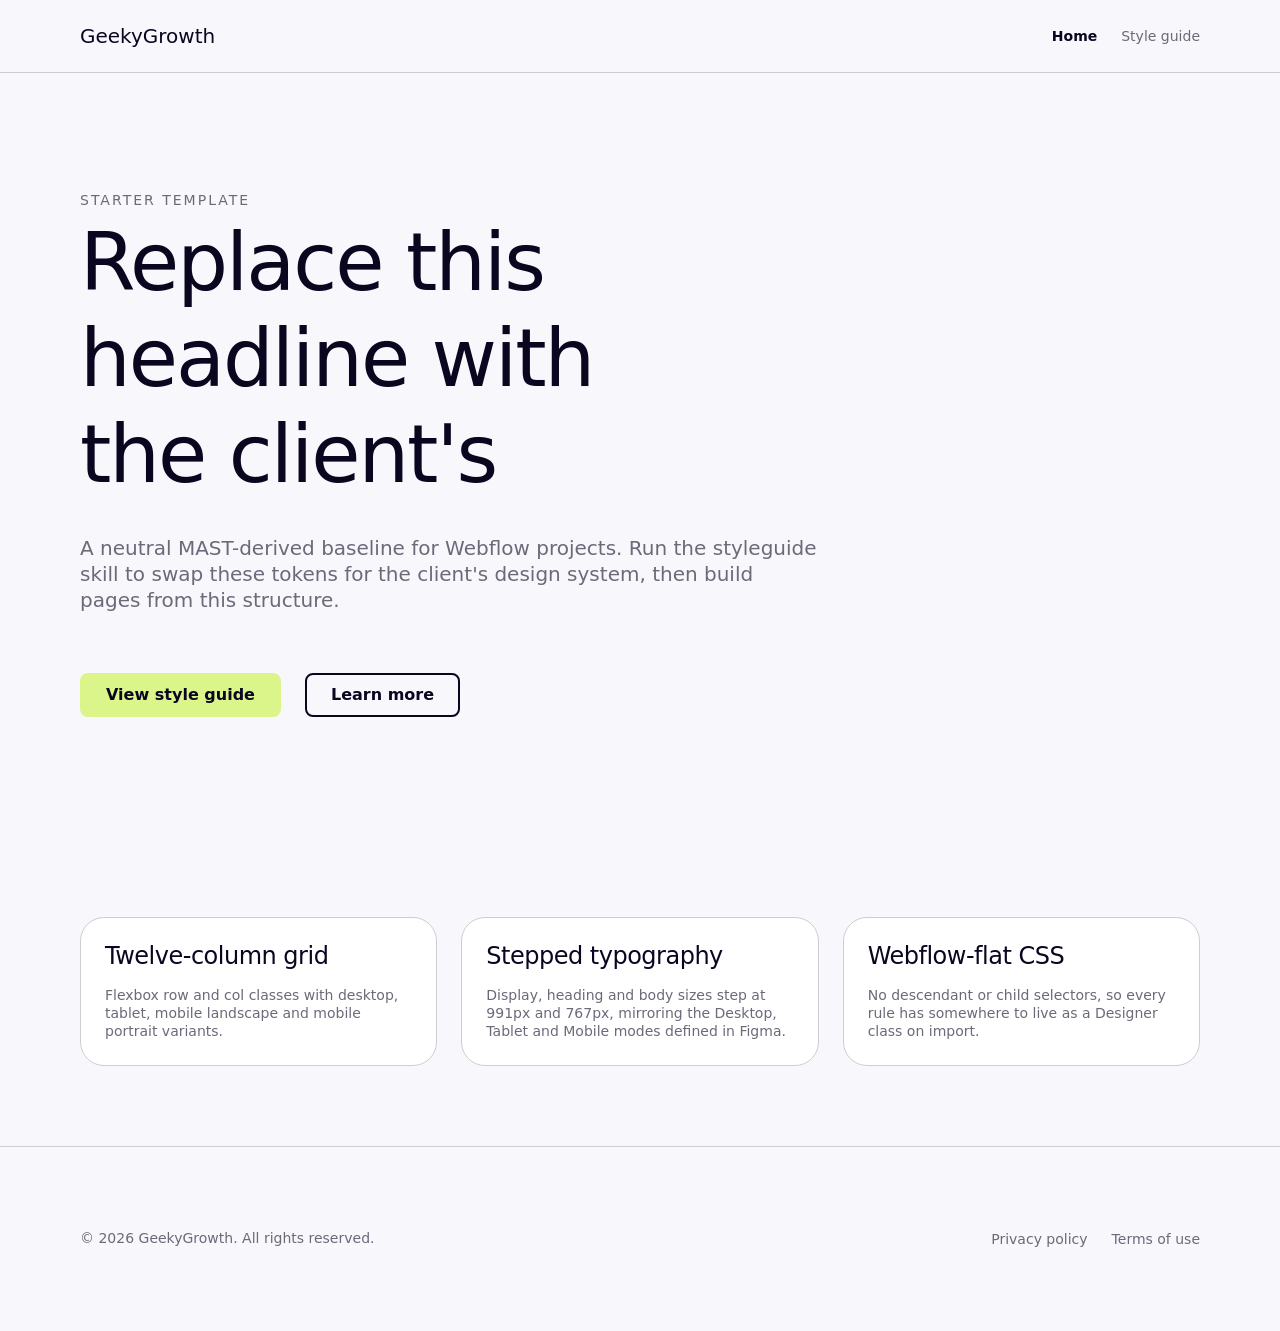
<file: template/index.html>
<!DOCTYPE html>
<html lang="en">
    <head>
        <meta charset="UTF-8">
        <meta name="viewport" content="width=device-width, initial-scale=1.0">
        <meta name="theme-color" content="#ffffff">
        <title>Home — GeekyGrowth</title>
        <meta name="description" content="">
        <link rel="stylesheet" href="styles.css">
    </head>
    <body>
        <!--
            Home page.

            Copy this file to start a new page: keep the page-wrapper /
            nav / main-wrapper / footer structure exactly as it is and
            replace only the contents of <main>. Nav and footer are
            global components — never fork their markup per page.
        -->
        <div class="page-wrapper">
            <nav class="nav">
                <a class="skip-link" href="#main">Skip to content</a>
                <div class="container cc-nav">
                    <a class="nav_logo" href="index.html">GeekyGrowth</a>
                    <ul class="nav_menu">
                        <li class="nav_item"><a class="nav_link cc-current" href="index.html">Home</a></li>
                        <li class="nav_item"><a class="nav_link" href="style-guide.html">Style guide</a></li>
                    </ul>
                </div>
            </nav>

            <main class="main-wrapper" id="main">
                <section class="section">
                    <div class="container">
                        <div class="row row-align-centre">
                            <div class="col col-lg-8 col-md-12">
                                <span class="eyebrow">Starter template</span>
                                <h1>Replace this headline with the client's</h1>
                                <p class="lede">A neutral MAST-derived baseline for Webflow projects. Run the styleguide skill to swap these tokens for the client's design system, then build pages from this structure.</p>
                                <div class="row row-gap-md u-mt-xl">
                                    <div class="col col-shrink"><a class="button" href="style-guide.html">View style guide</a></div>
                                    <div class="col col-shrink"><a class="button cc-outline" href="#features">Learn more</a></div>
                                </div>
                            </div>
                        </div>
                    </div>
                </section>

                <section class="section cc-sm" id="features">
                    <div class="container">
                        <div class="row">
                            <div class="col col-lg-4 col-md-6 col-sm-12">
                                <div class="card">
                                    <h2 class="card_title h5">Twelve-column grid</h2>
                                    <p class="card_description">Flexbox row and col classes with desktop, tablet, mobile landscape and mobile portrait variants.</p>
                                </div>
                            </div>
                            <div class="col col-lg-4 col-md-6 col-sm-12">
                                <div class="card">
                                    <h2 class="card_title h5">Stepped typography</h2>
                                    <p class="card_description">Display, heading and body sizes step at 991px and 767px, mirroring the Desktop, Tablet and Mobile modes defined in Figma.</p>
                                </div>
                            </div>
                            <div class="col col-lg-4 col-md-12 col-sm-12">
                                <div class="card">
                                    <h2 class="card_title h5">Webflow-flat CSS</h2>
                                    <p class="card_description">No descendant or child selectors, so every rule has somewhere to live as a Designer class on import.</p>
                                </div>
                            </div>
                        </div>
                    </div>
                </section>
            </main>

            <footer class="footer">
                <div class="container cc-footer">
                    <p class="footer_copy">© 2026 GeekyGrowth. All rights reserved.</p>
                    <ul class="footer_menu">
                        <li class="footer_item"><a class="footer_link" href="#">Privacy policy</a></li>
                        <li class="footer_item"><a class="footer_link" href="#">Terms of use</a></li>
                    </ul>
                </div>
            </footer>
        </div>
    </body>
</html>
</file>
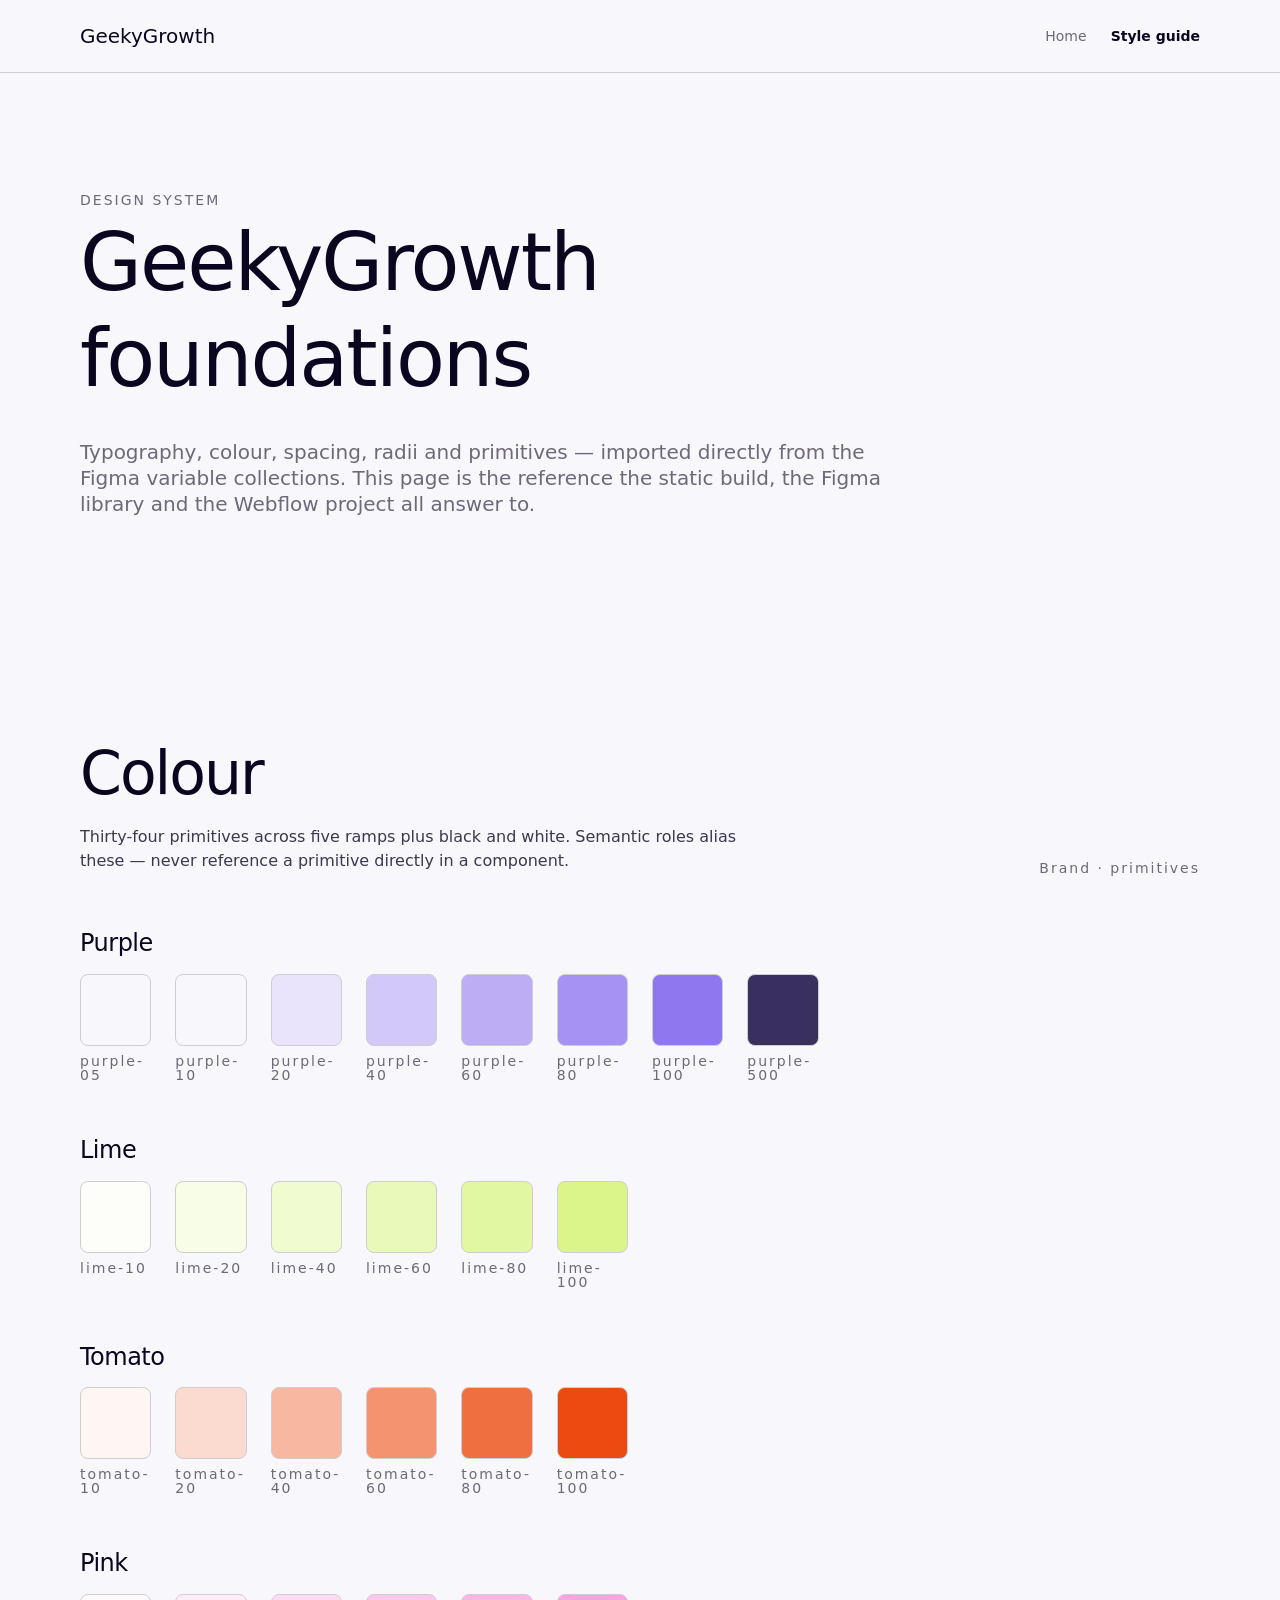
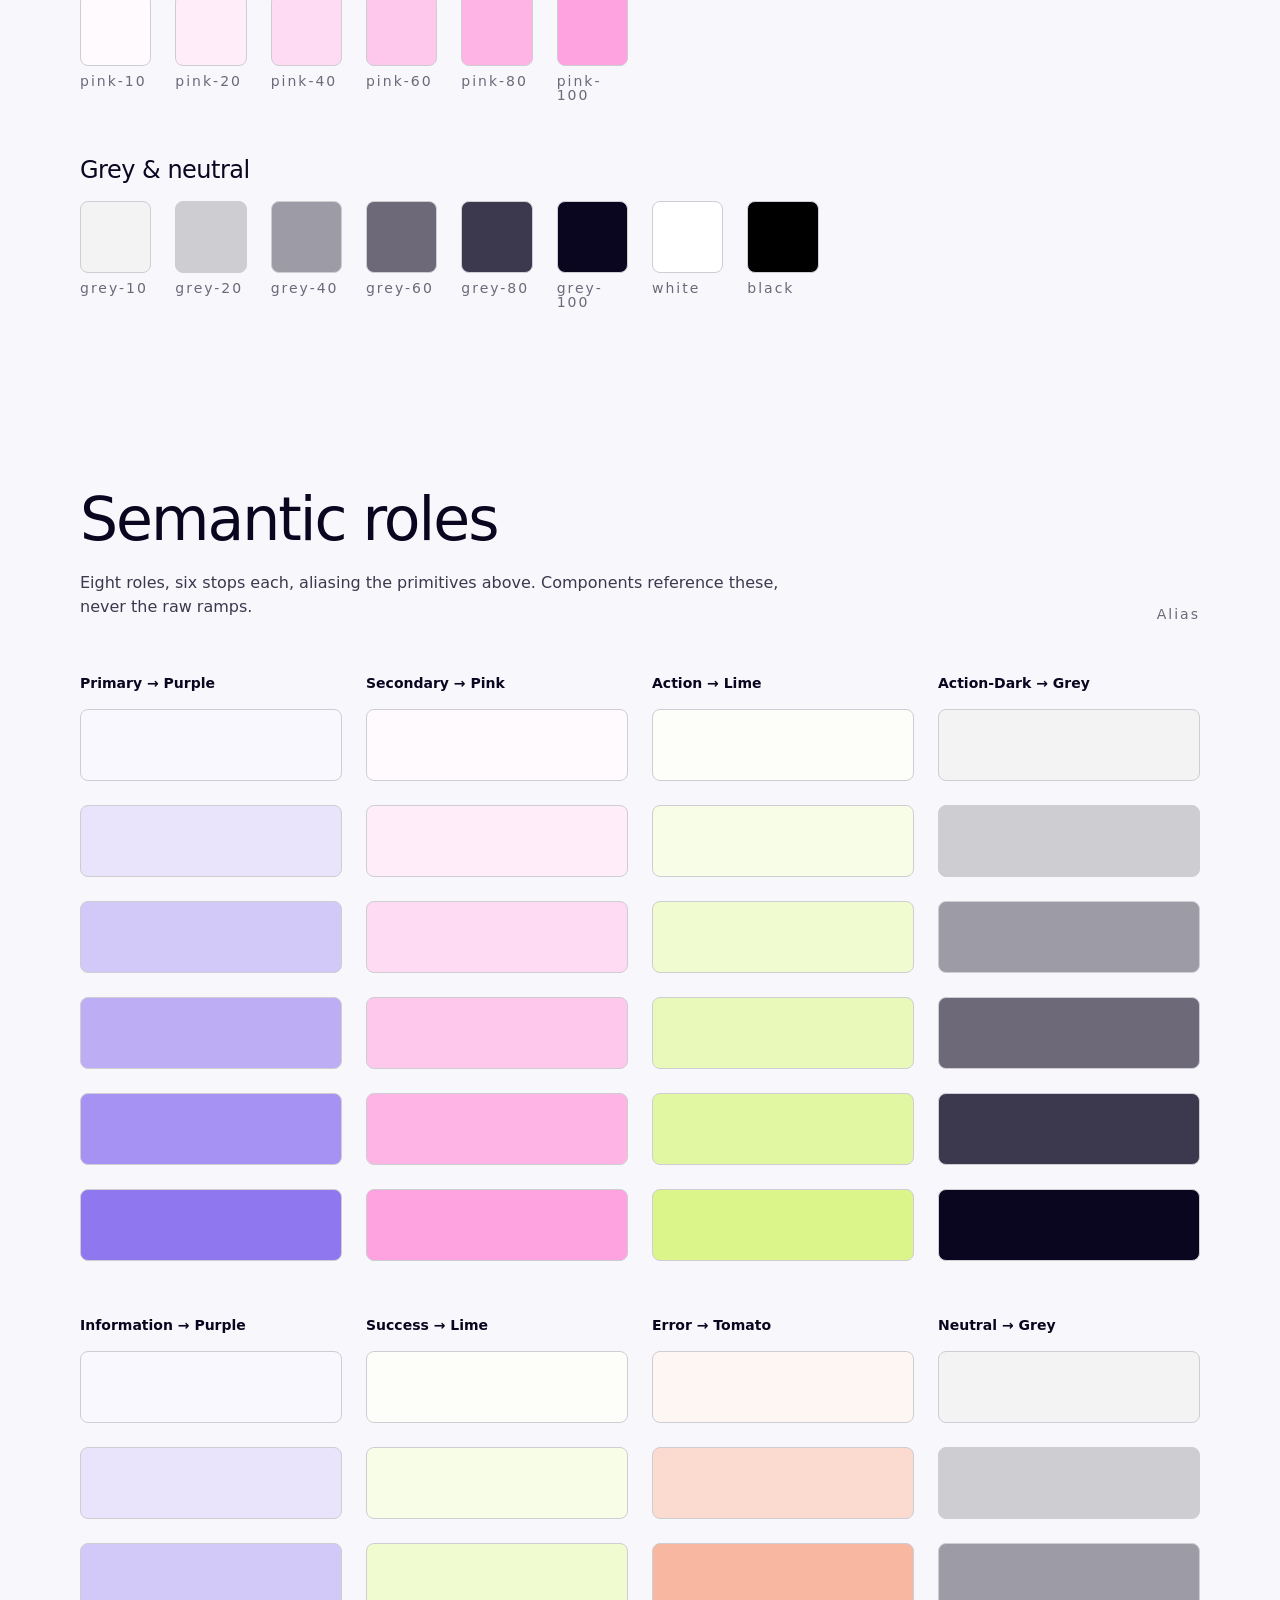
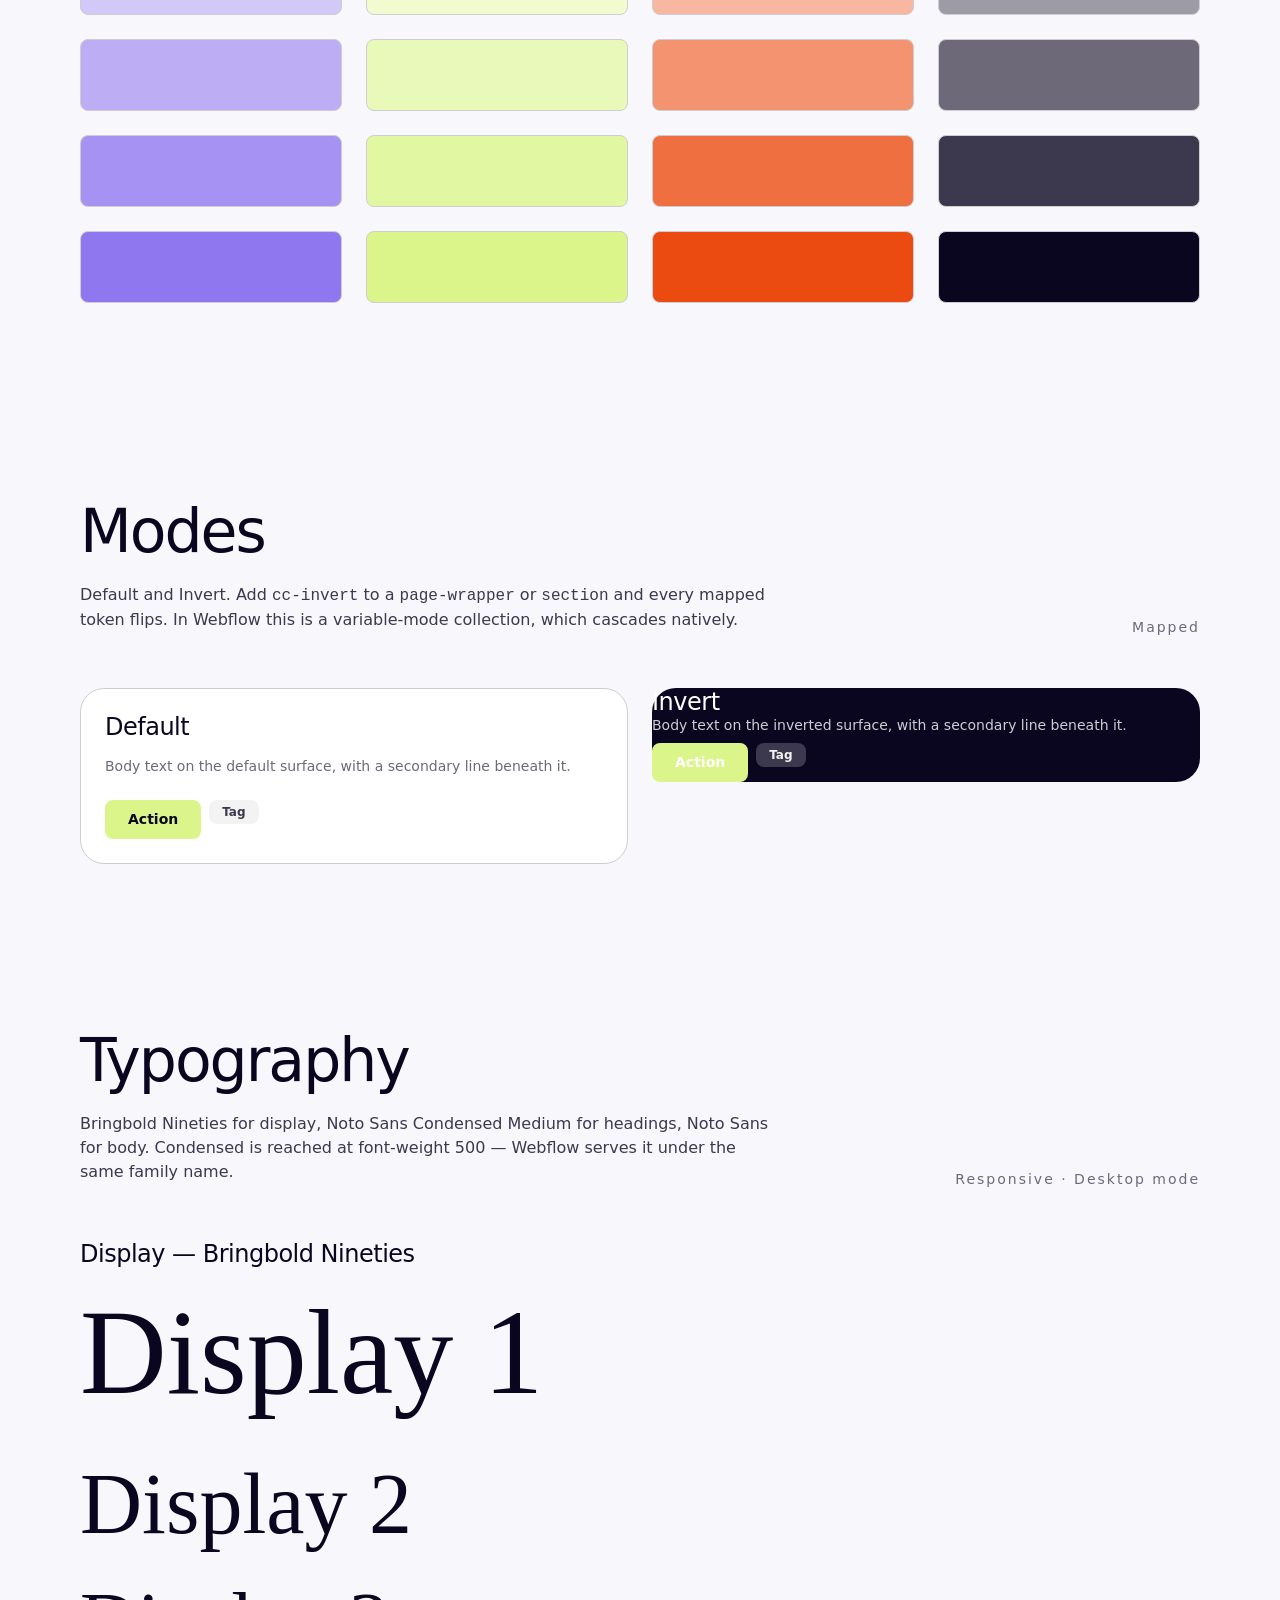
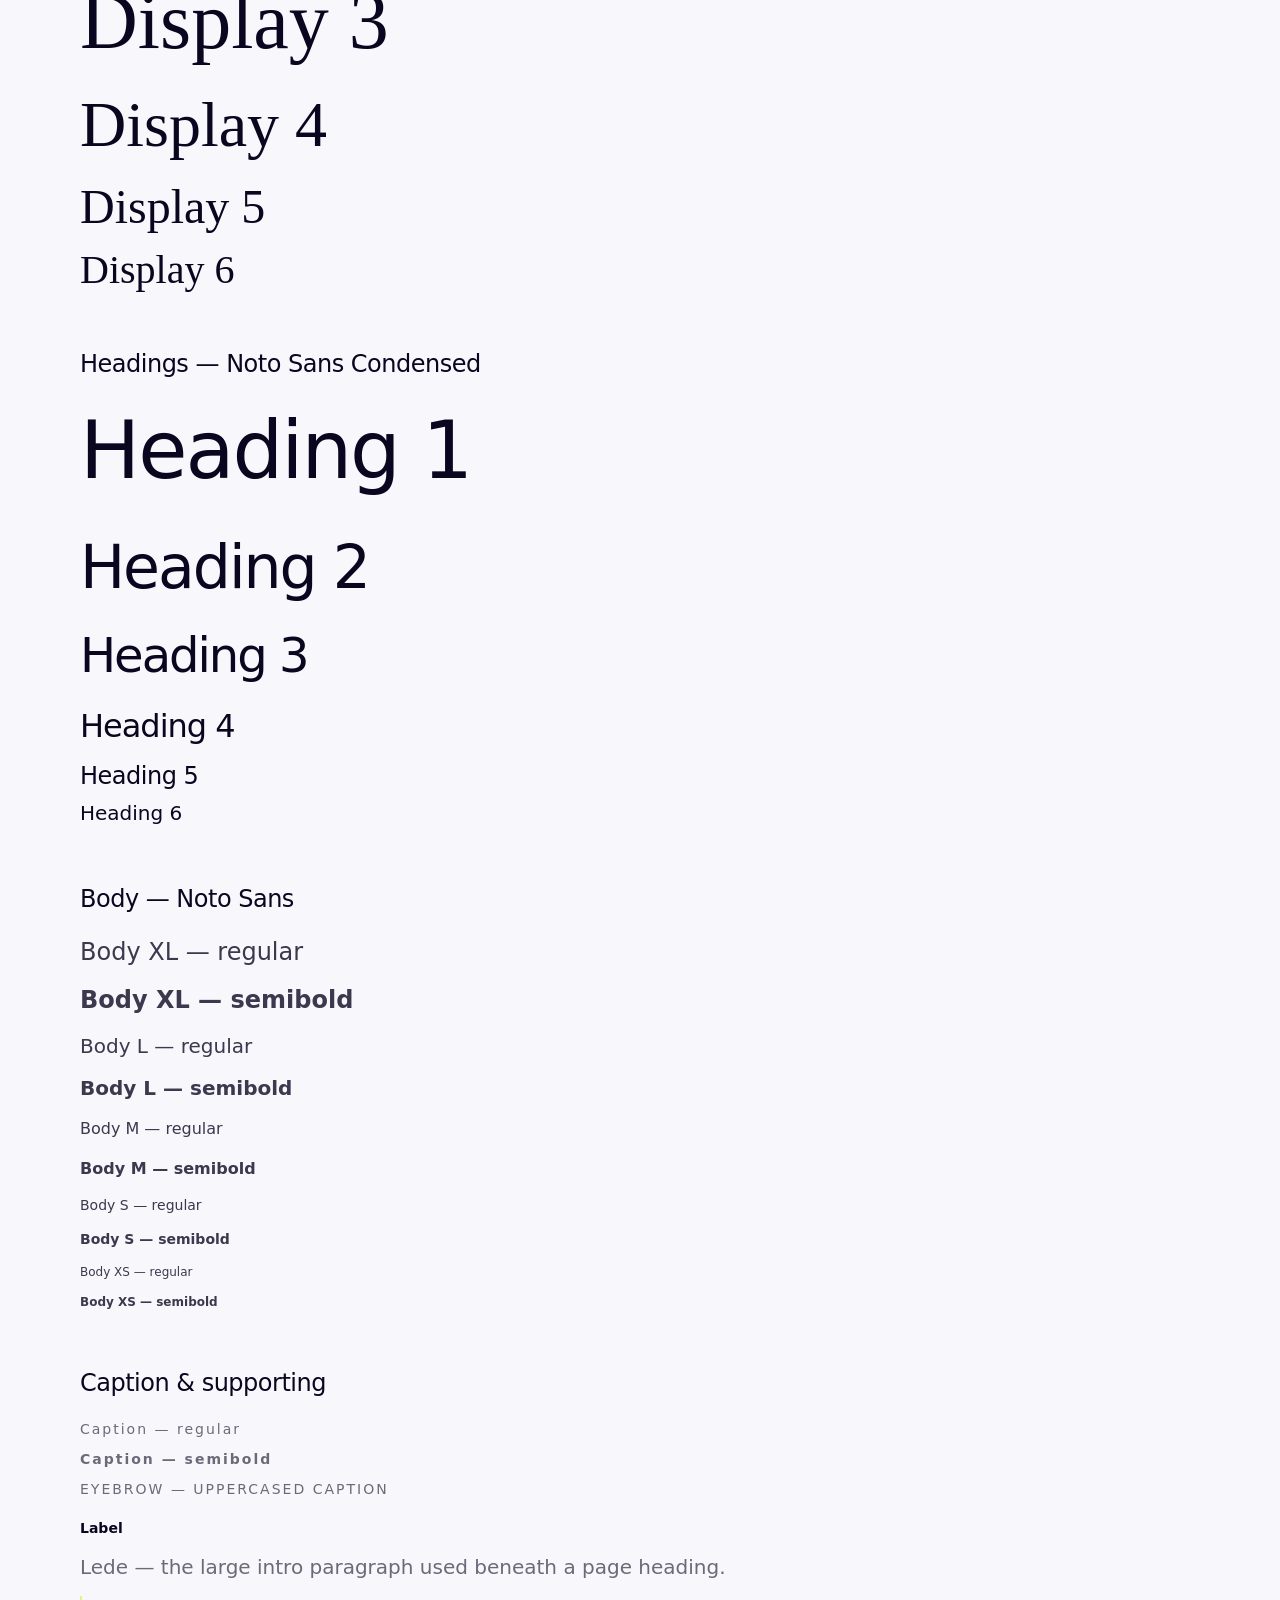
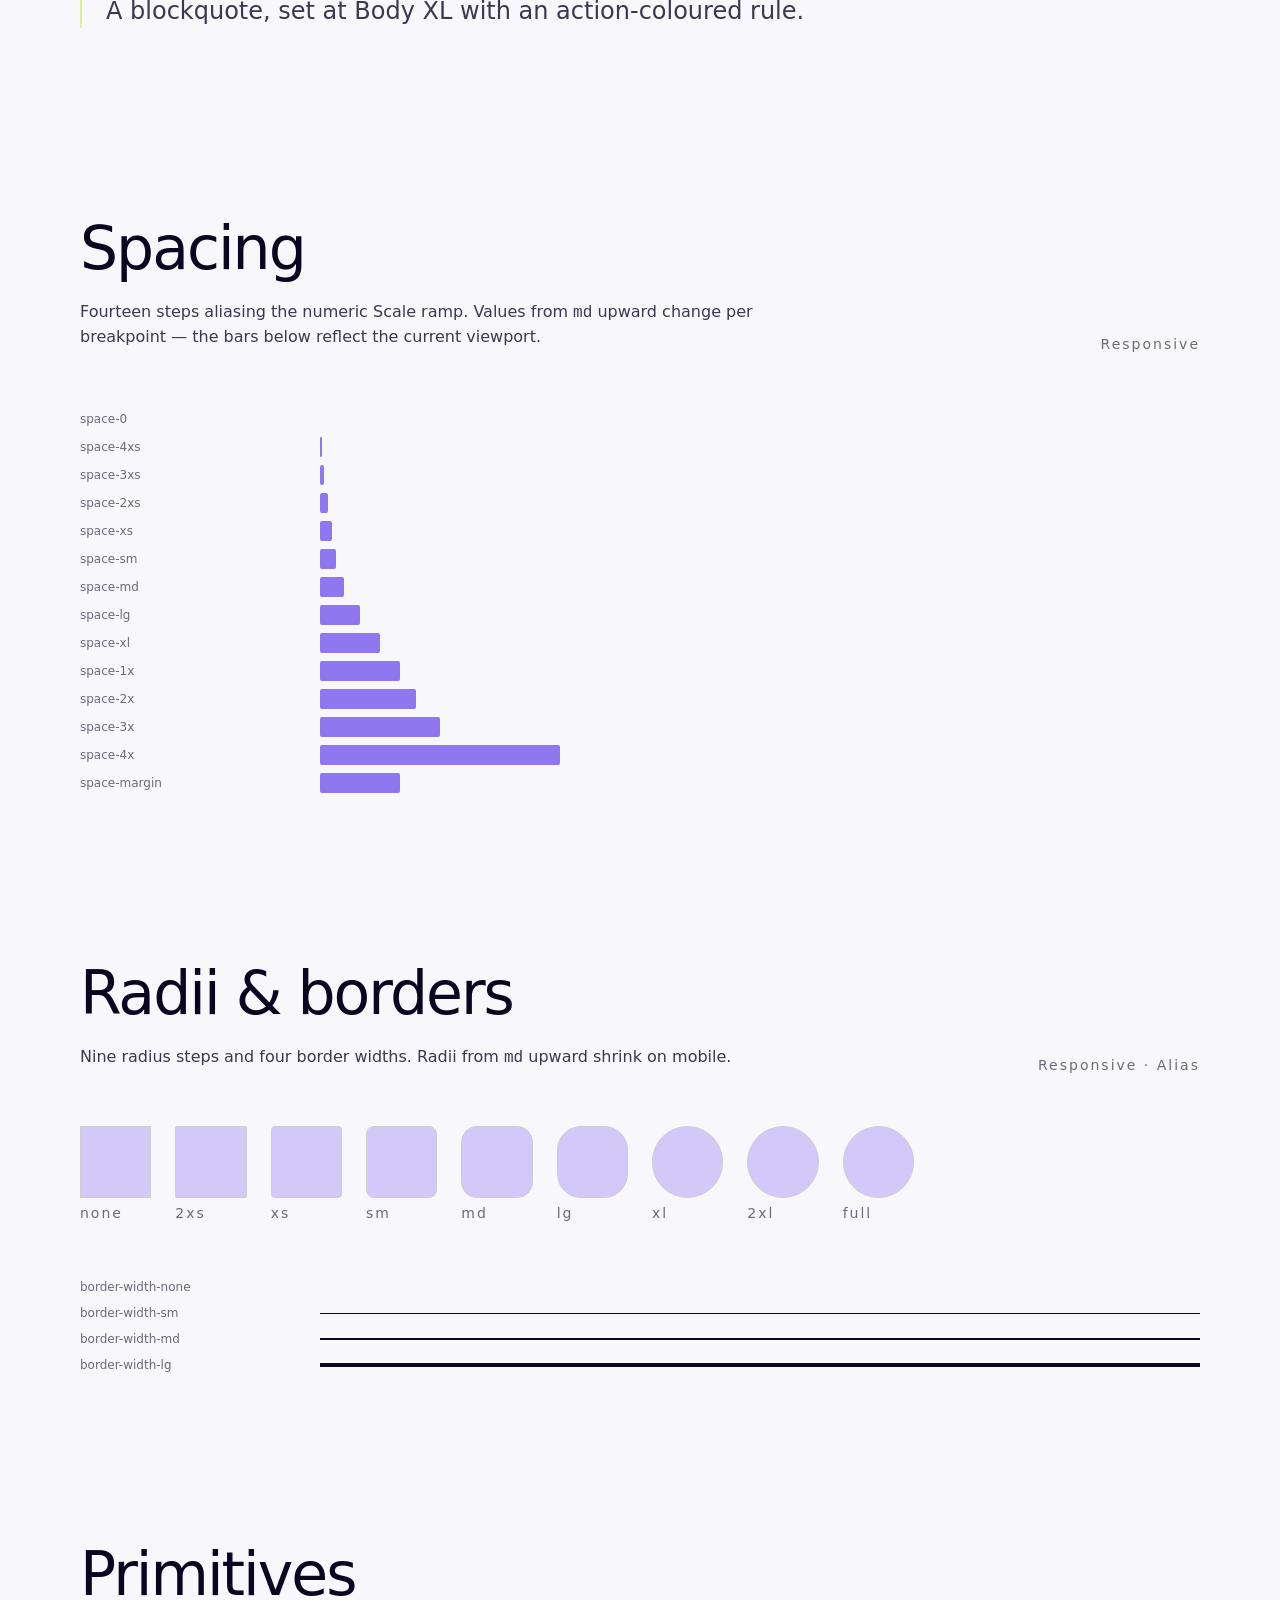
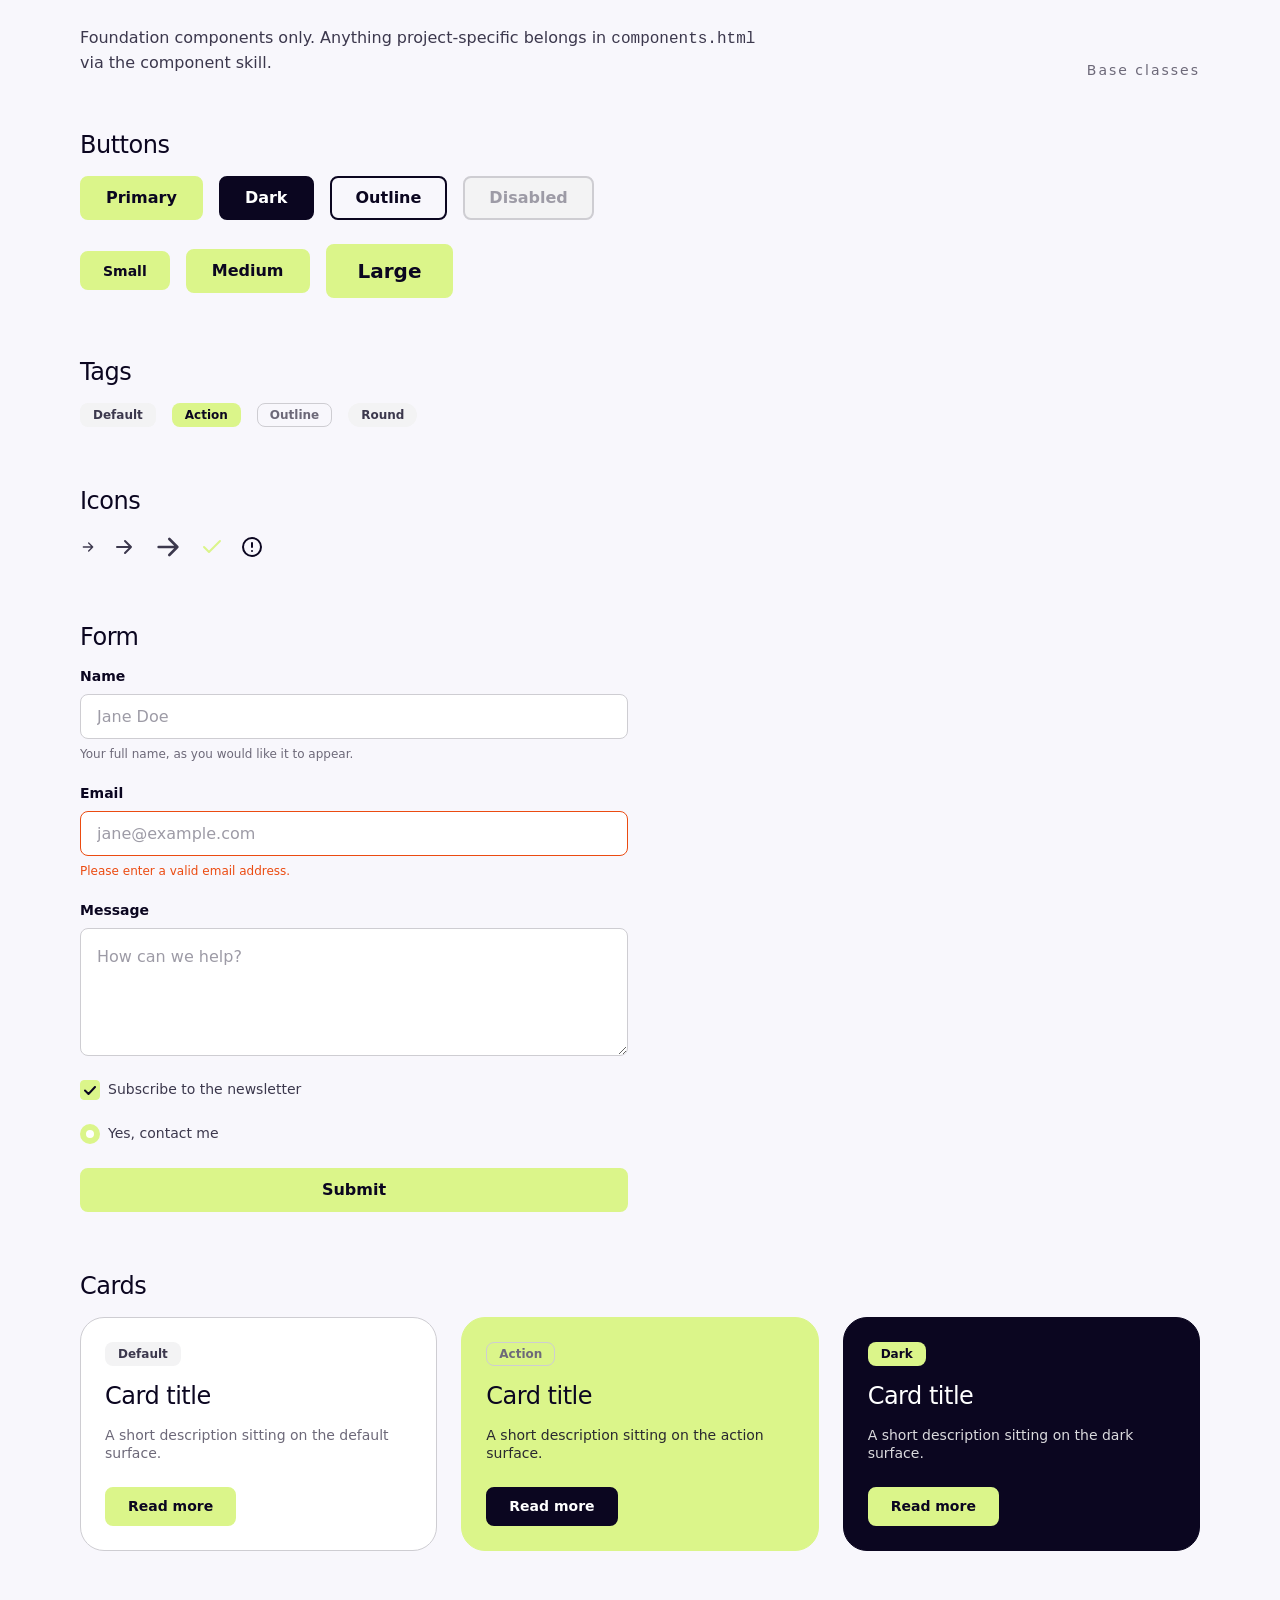
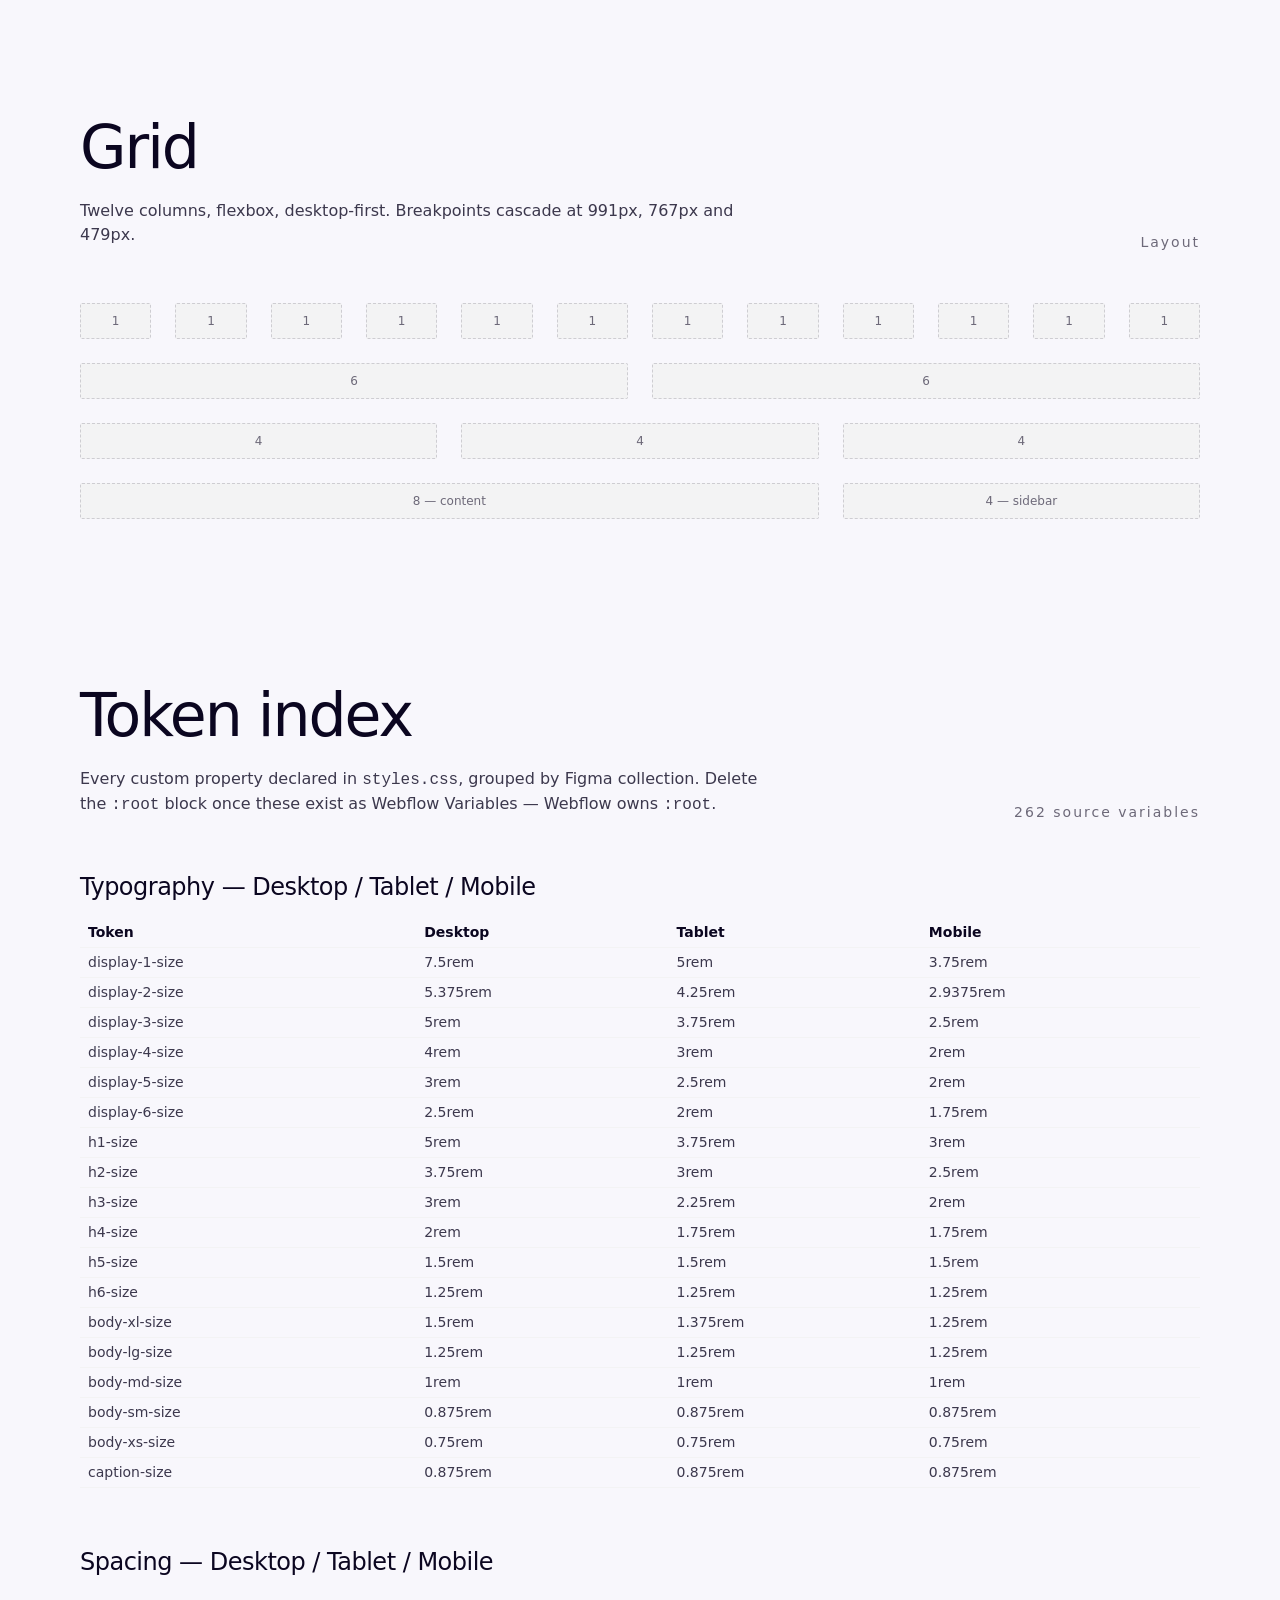
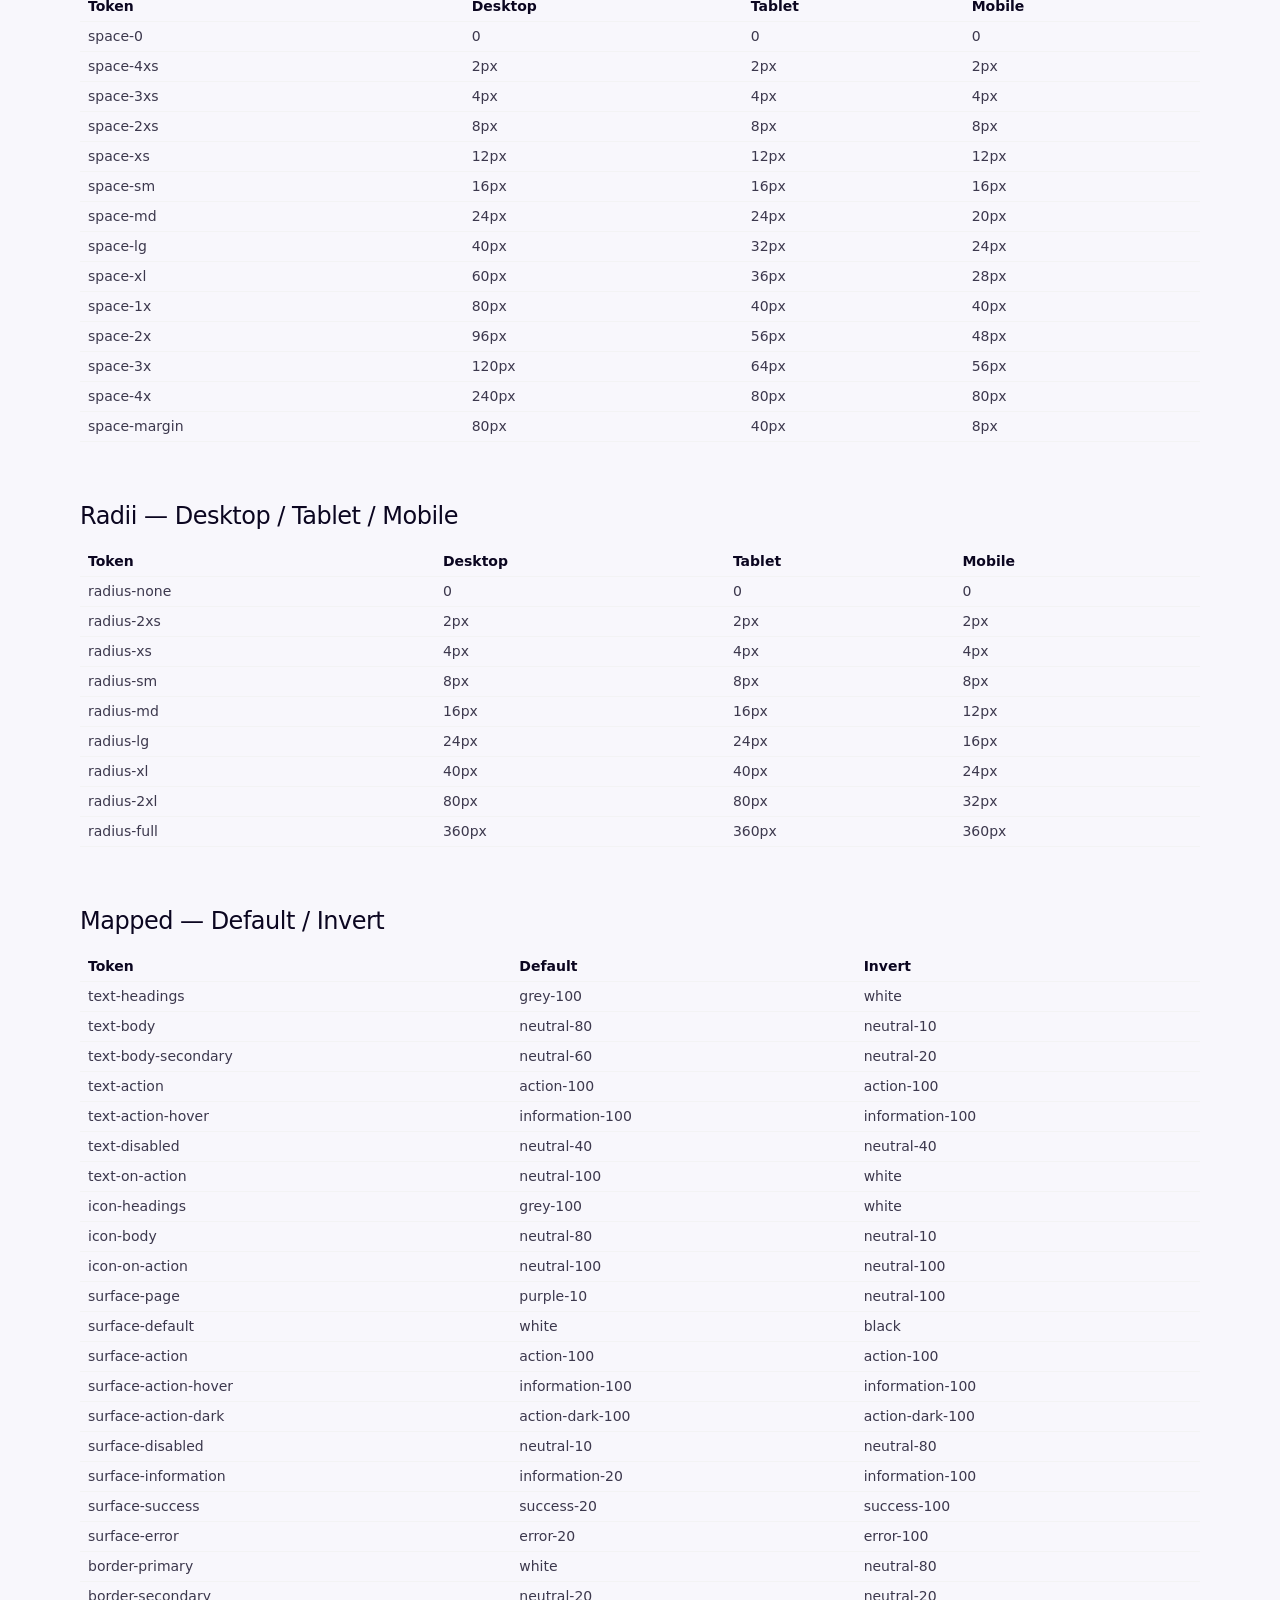
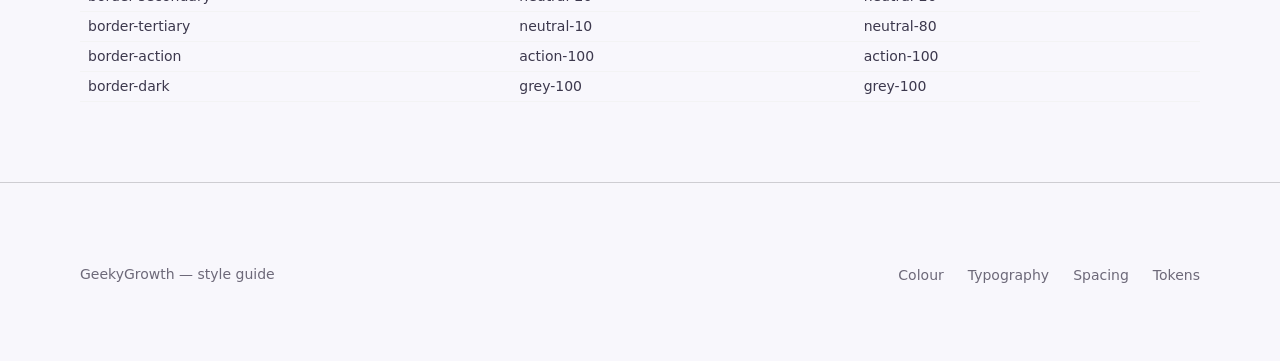
<file: template/style-guide.html>
<!DOCTYPE html>
<html lang="en">
    <head>
        <meta charset="UTF-8">
        <meta name="viewport" content="width=device-width, initial-scale=1.0">
        <meta name="theme-color" content="#f8f7fc">
        <title>Style guide — GeekyGrowth</title>
        <meta name="description" content="Typography, colour, spacing, radii and primitives for the GeekyGrowth design system.">
        <link rel="stylesheet" href="styles.css">
    </head>
    <body>
        <!--
            Style guide — the source of truth for foundations.

            Every token declared in styles.css is rendered somewhere on this
            page. Imported from the Figma file's four variable collections
            (Brand / Alias / Mapped / Responsive), not from a rendered frame.
        -->
        <div class="page-wrapper">
            <nav class="nav">
                <a class="skip-link" href="#main">Skip to content</a>
                <div class="container cc-nav">
                    <a class="nav_logo" href="index.html">GeekyGrowth</a>
                    <ul class="nav_menu">
                        <li class="nav_item"><a class="nav_link" href="index.html">Home</a></li>
                        <li class="nav_item"><a class="nav_link cc-current" href="style-guide.html">Style guide</a></li>
                    </ul>
                </div>
            </nav>

            <main class="main-wrapper" id="main">
                <!-- ========== Hero ========== -->
                <section class="section">
                    <div class="container">
                        <div class="row">
                            <div class="col col-lg-9 col-md-12">
                                <span class="eyebrow">Design system</span>
                                <h1>GeekyGrowth foundations</h1>
                                <p class="lede">Typography, colour, spacing, radii and primitives — imported directly from the Figma variable collections. This page is the reference the static build, the Figma library and the Webflow project all answer to.</p>
                            </div>
                        </div>
                    </div>
                </section>

                <!-- ========== Palette ========== -->
                <section class="section cc-sm" id="palette">
                    <div class="container">
                        <div class="styles__head">
                            <div class="styles__head-text">
                                <h2 class="u-mb-0">Colour</h2>
                                <p class="u-mt-sm">Thirty-four primitives across five ramps plus black and white. Semantic roles alias these — never reference a primitive directly in a component.</p>
                            </div>
                            <p class="caption">Brand · primitives</p>
                        </div>

                        <h3 class="h5 u-mb-sm">Purple</h3>
                        <div class="row u-mb-lg">
                            <div class="col col-lg-1 col-md-3 col-xs-6"><div class="styles__swatch u-bg-page" style="background: var(--purple-05);"></div><p class="caption">purple-05</p></div>
                            <div class="col col-lg-1 col-md-3 col-xs-6"><div class="styles__swatch" style="background: var(--purple-10);"></div><p class="caption">purple-10</p></div>
                            <div class="col col-lg-1 col-md-3 col-xs-6"><div class="styles__swatch" style="background: var(--purple-20);"></div><p class="caption">purple-20</p></div>
                            <div class="col col-lg-1 col-md-3 col-xs-6"><div class="styles__swatch" style="background: var(--purple-40);"></div><p class="caption">purple-40</p></div>
                            <div class="col col-lg-1 col-md-3 col-xs-6"><div class="styles__swatch" style="background: var(--purple-60);"></div><p class="caption">purple-60</p></div>
                            <div class="col col-lg-1 col-md-3 col-xs-6"><div class="styles__swatch" style="background: var(--purple-80);"></div><p class="caption">purple-80</p></div>
                            <div class="col col-lg-1 col-md-3 col-xs-6"><div class="styles__swatch" style="background: var(--purple-100);"></div><p class="caption">purple-100</p></div>
                            <div class="col col-lg-1 col-md-3 col-xs-6"><div class="styles__swatch" style="background: var(--purple-500);"></div><p class="caption">purple-500</p></div>
                        </div>

                        <h3 class="h5 u-mb-sm">Lime</h3>
                        <div class="row u-mb-lg">
                            <div class="col col-lg-1 col-md-3 col-xs-6"><div class="styles__swatch" style="background: var(--lime-10);"></div><p class="caption">lime-10</p></div>
                            <div class="col col-lg-1 col-md-3 col-xs-6"><div class="styles__swatch" style="background: var(--lime-20);"></div><p class="caption">lime-20</p></div>
                            <div class="col col-lg-1 col-md-3 col-xs-6"><div class="styles__swatch" style="background: var(--lime-40);"></div><p class="caption">lime-40</p></div>
                            <div class="col col-lg-1 col-md-3 col-xs-6"><div class="styles__swatch" style="background: var(--lime-60);"></div><p class="caption">lime-60</p></div>
                            <div class="col col-lg-1 col-md-3 col-xs-6"><div class="styles__swatch" style="background: var(--lime-80);"></div><p class="caption">lime-80</p></div>
                            <div class="col col-lg-1 col-md-3 col-xs-6"><div class="styles__swatch" style="background: var(--lime-100);"></div><p class="caption">lime-100</p></div>
                        </div>

                        <h3 class="h5 u-mb-sm">Tomato</h3>
                        <div class="row u-mb-lg">
                            <div class="col col-lg-1 col-md-3 col-xs-6"><div class="styles__swatch" style="background: var(--tomato-10);"></div><p class="caption">tomato-10</p></div>
                            <div class="col col-lg-1 col-md-3 col-xs-6"><div class="styles__swatch" style="background: var(--tomato-20);"></div><p class="caption">tomato-20</p></div>
                            <div class="col col-lg-1 col-md-3 col-xs-6"><div class="styles__swatch" style="background: var(--tomato-40);"></div><p class="caption">tomato-40</p></div>
                            <div class="col col-lg-1 col-md-3 col-xs-6"><div class="styles__swatch" style="background: var(--tomato-60);"></div><p class="caption">tomato-60</p></div>
                            <div class="col col-lg-1 col-md-3 col-xs-6"><div class="styles__swatch" style="background: var(--tomato-80);"></div><p class="caption">tomato-80</p></div>
                            <div class="col col-lg-1 col-md-3 col-xs-6"><div class="styles__swatch" style="background: var(--tomato-100);"></div><p class="caption">tomato-100</p></div>
                        </div>

                        <h3 class="h5 u-mb-sm">Pink</h3>
                        <div class="row u-mb-lg">
                            <div class="col col-lg-1 col-md-3 col-xs-6"><div class="styles__swatch" style="background: var(--pink-10);"></div><p class="caption">pink-10</p></div>
                            <div class="col col-lg-1 col-md-3 col-xs-6"><div class="styles__swatch" style="background: var(--pink-20);"></div><p class="caption">pink-20</p></div>
                            <div class="col col-lg-1 col-md-3 col-xs-6"><div class="styles__swatch" style="background: var(--pink-40);"></div><p class="caption">pink-40</p></div>
                            <div class="col col-lg-1 col-md-3 col-xs-6"><div class="styles__swatch" style="background: var(--pink-60);"></div><p class="caption">pink-60</p></div>
                            <div class="col col-lg-1 col-md-3 col-xs-6"><div class="styles__swatch" style="background: var(--pink-80);"></div><p class="caption">pink-80</p></div>
                            <div class="col col-lg-1 col-md-3 col-xs-6"><div class="styles__swatch" style="background: var(--pink-100);"></div><p class="caption">pink-100</p></div>
                        </div>

                        <h3 class="h5 u-mb-sm">Grey &amp; neutral</h3>
                        <div class="row">
                            <div class="col col-lg-1 col-md-3 col-xs-6"><div class="styles__swatch" style="background: var(--grey-10);"></div><p class="caption">grey-10</p></div>
                            <div class="col col-lg-1 col-md-3 col-xs-6"><div class="styles__swatch" style="background: var(--grey-20);"></div><p class="caption">grey-20</p></div>
                            <div class="col col-lg-1 col-md-3 col-xs-6"><div class="styles__swatch" style="background: var(--grey-40);"></div><p class="caption">grey-40</p></div>
                            <div class="col col-lg-1 col-md-3 col-xs-6"><div class="styles__swatch" style="background: var(--grey-60);"></div><p class="caption">grey-60</p></div>
                            <div class="col col-lg-1 col-md-3 col-xs-6"><div class="styles__swatch" style="background: var(--grey-80);"></div><p class="caption">grey-80</p></div>
                            <div class="col col-lg-1 col-md-3 col-xs-6"><div class="styles__swatch" style="background: var(--grey-100);"></div><p class="caption">grey-100</p></div>
                            <div class="col col-lg-1 col-md-3 col-xs-6"><div class="styles__swatch" style="background: var(--white);"></div><p class="caption">white</p></div>
                            <div class="col col-lg-1 col-md-3 col-xs-6"><div class="styles__swatch" style="background: var(--black);"></div><p class="caption">black</p></div>
                        </div>
                    </div>
                </section>

                <!-- ========== Semantic roles ========== -->
                <section class="section cc-sm" id="roles">
                    <div class="container">
                        <div class="styles__head">
                            <div class="styles__head-text">
                                <h2 class="u-mb-0">Semantic roles</h2>
                                <p class="u-mt-sm">Eight roles, six stops each, aliasing the primitives above. Components reference these, never the raw ramps.</p>
                            </div>
                            <p class="caption">Alias</p>
                        </div>

                        <div class="row">
                            <div class="col col-lg-3 col-md-6 col-xs-12 u-mb-md">
                                <p class="label u-mb-sm">Primary → Purple</p>
                                <div class="styles__inline">
                                    <div class="styles__swatch" style="background: var(--primary-10);"></div>
                                    <div class="styles__swatch" style="background: var(--primary-20);"></div>
                                    <div class="styles__swatch" style="background: var(--primary-40);"></div>
                                    <div class="styles__swatch" style="background: var(--primary-60);"></div>
                                    <div class="styles__swatch" style="background: var(--primary-80);"></div>
                                    <div class="styles__swatch" style="background: var(--primary-100);"></div>
                                </div>
                            </div>
                            <div class="col col-lg-3 col-md-6 col-xs-12 u-mb-md">
                                <p class="label u-mb-sm">Secondary → Pink</p>
                                <div class="styles__inline">
                                    <div class="styles__swatch" style="background: var(--secondary-10);"></div>
                                    <div class="styles__swatch" style="background: var(--secondary-20);"></div>
                                    <div class="styles__swatch" style="background: var(--secondary-40);"></div>
                                    <div class="styles__swatch" style="background: var(--secondary-60);"></div>
                                    <div class="styles__swatch" style="background: var(--secondary-80);"></div>
                                    <div class="styles__swatch" style="background: var(--secondary-100);"></div>
                                </div>
                            </div>
                            <div class="col col-lg-3 col-md-6 col-xs-12 u-mb-md">
                                <p class="label u-mb-sm">Action → Lime</p>
                                <div class="styles__inline">
                                    <div class="styles__swatch" style="background: var(--action-10);"></div>
                                    <div class="styles__swatch" style="background: var(--action-20);"></div>
                                    <div class="styles__swatch" style="background: var(--action-40);"></div>
                                    <div class="styles__swatch" style="background: var(--action-60);"></div>
                                    <div class="styles__swatch" style="background: var(--action-80);"></div>
                                    <div class="styles__swatch" style="background: var(--action-100);"></div>
                                </div>
                            </div>
                            <div class="col col-lg-3 col-md-6 col-xs-12 u-mb-md">
                                <p class="label u-mb-sm">Action-Dark → Grey</p>
                                <div class="styles__inline">
                                    <div class="styles__swatch" style="background: var(--action-dark-10);"></div>
                                    <div class="styles__swatch" style="background: var(--action-dark-20);"></div>
                                    <div class="styles__swatch" style="background: var(--action-dark-40);"></div>
                                    <div class="styles__swatch" style="background: var(--action-dark-60);"></div>
                                    <div class="styles__swatch" style="background: var(--action-dark-80);"></div>
                                    <div class="styles__swatch" style="background: var(--action-dark-100);"></div>
                                </div>
                            </div>
                            <div class="col col-lg-3 col-md-6 col-xs-12 u-mb-md">
                                <p class="label u-mb-sm">Information → Purple</p>
                                <div class="styles__inline">
                                    <div class="styles__swatch" style="background: var(--information-10);"></div>
                                    <div class="styles__swatch" style="background: var(--information-20);"></div>
                                    <div class="styles__swatch" style="background: var(--information-40);"></div>
                                    <div class="styles__swatch" style="background: var(--information-60);"></div>
                                    <div class="styles__swatch" style="background: var(--information-80);"></div>
                                    <div class="styles__swatch" style="background: var(--information-100);"></div>
                                </div>
                            </div>
                            <div class="col col-lg-3 col-md-6 col-xs-12 u-mb-md">
                                <p class="label u-mb-sm">Success → Lime</p>
                                <div class="styles__inline">
                                    <div class="styles__swatch" style="background: var(--success-10);"></div>
                                    <div class="styles__swatch" style="background: var(--success-20);"></div>
                                    <div class="styles__swatch" style="background: var(--success-40);"></div>
                                    <div class="styles__swatch" style="background: var(--success-60);"></div>
                                    <div class="styles__swatch" style="background: var(--success-80);"></div>
                                    <div class="styles__swatch" style="background: var(--success-100);"></div>
                                </div>
                            </div>
                            <div class="col col-lg-3 col-md-6 col-xs-12 u-mb-md">
                                <p class="label u-mb-sm">Error → Tomato</p>
                                <div class="styles__inline">
                                    <div class="styles__swatch" style="background: var(--error-10);"></div>
                                    <div class="styles__swatch" style="background: var(--error-20);"></div>
                                    <div class="styles__swatch" style="background: var(--error-40);"></div>
                                    <div class="styles__swatch" style="background: var(--error-60);"></div>
                                    <div class="styles__swatch" style="background: var(--error-80);"></div>
                                    <div class="styles__swatch" style="background: var(--error-100);"></div>
                                </div>
                            </div>
                            <div class="col col-lg-3 col-md-6 col-xs-12 u-mb-md">
                                <p class="label u-mb-sm">Neutral → Grey</p>
                                <div class="styles__inline">
                                    <div class="styles__swatch" style="background: var(--neutral-10);"></div>
                                    <div class="styles__swatch" style="background: var(--neutral-20);"></div>
                                    <div class="styles__swatch" style="background: var(--neutral-40);"></div>
                                    <div class="styles__swatch" style="background: var(--neutral-60);"></div>
                                    <div class="styles__swatch" style="background: var(--neutral-80);"></div>
                                    <div class="styles__swatch" style="background: var(--neutral-100);"></div>
                                </div>
                            </div>
                        </div>
                    </div>
                </section>

                <!-- ========== Mode ========== -->
                <section class="section cc-sm" id="mode">
                    <div class="container">
                        <div class="styles__head">
                            <div class="styles__head-text">
                                <h2 class="u-mb-0">Modes</h2>
                                <p class="u-mt-sm">Default and Invert. Add <code>cc-invert</code> to a <code>page-wrapper</code> or <code>section</code> and every mapped token flips. In Webflow this is a variable-mode collection, which cascades natively.</p>
                            </div>
                            <p class="caption">Mapped</p>
                        </div>

                        <div class="row">
                            <div class="col col-lg-6 col-md-12">
                                <div class="card">
                                    <h3 class="card_title">Default</h3>
                                    <p class="card_description">Body text on the default surface, with a secondary line beneath it.</p>
                                    <div class="card_footer">
                                        <button class="button cc-sm" type="button">Action</button>
                                        <span class="tag">Tag</span>
                                    </div>
                                </div>
                            </div>
                            <div class="col col-lg-6 col-md-12">
                                <div class="section cc-invert u-p-0" style="padding: var(--space-md); border-radius: var(--radius-card);">
                                    <h3 class="card_title">Invert</h3>
                                    <p class="card_description">Body text on the inverted surface, with a secondary line beneath it.</p>
                                    <div class="card_footer">
                                        <button class="button cc-sm" type="button">Action</button>
                                        <span class="tag">Tag</span>
                                    </div>
                                </div>
                            </div>
                        </div>
                    </div>
                </section>

                <!-- ========== Typography ========== -->
                <section class="section cc-sm" id="typography">
                    <div class="container">
                        <div class="styles__head">
                            <div class="styles__head-text">
                                <h2 class="u-mb-0">Typography</h2>
                                <p class="u-mt-sm">Bringbold Nineties for display, Noto Sans Condensed Medium for headings, Noto Sans for body. Condensed is reached at font-weight 500 — Webflow serves it under the same family name.</p>
                            </div>
                            <p class="caption">Responsive · Desktop mode</p>
                        </div>

                        <h3 class="h5 u-mb-md">Display — Bringbold Nineties</h3>
                        <div class="u-mb-xl">
                            <span class="display-1">Display 1</span>
                            <span class="display-2">Display 2</span>
                            <span class="display-3">Display 3</span>
                            <span class="display-4">Display 4</span>
                            <span class="display-5">Display 5</span>
                            <span class="display-6">Display 6</span>
                        </div>

                        <h3 class="h5 u-mb-md">Headings — Noto Sans Condensed</h3>
                        <div class="u-mb-xl">
                            <h1>Heading 1</h1>
                            <h2>Heading 2</h2>
                            <h3>Heading 3</h3>
                            <h4>Heading 4</h4>
                            <h5>Heading 5</h5>
                            <h6>Heading 6</h6>
                        </div>

                        <h3 class="h5 u-mb-md">Body — Noto Sans</h3>
                        <div class="styles__stack u-mb-xl">
                            <p class="text-body-xl u-m-0">Body XL — regular</p>
                            <p class="text-body-xl cc-semibold u-m-0">Body XL — semibold</p>
                            <p class="text-body-lg u-m-0">Body L — regular</p>
                            <p class="text-body-lg cc-semibold u-m-0">Body L — semibold</p>
                            <p class="text-body-md u-m-0">Body M — regular</p>
                            <p class="text-body-md cc-semibold u-m-0">Body M — semibold</p>
                            <p class="text-body-sm u-m-0">Body S — regular</p>
                            <p class="text-body-sm cc-semibold u-m-0">Body S — semibold</p>
                            <p class="text-body-xs u-m-0">Body XS — regular</p>
                            <p class="text-body-xs cc-semibold u-m-0">Body XS — semibold</p>
                        </div>

                        <h3 class="h5 u-mb-md">Caption &amp; supporting</h3>
                        <div class="styles__stack">
                            <span class="caption">Caption — regular</span>
                            <span class="caption cc-semibold">Caption — semibold</span>
                            <span class="eyebrow">Eyebrow — uppercased caption</span>
                            <span class="label">Label</span>
                            <p class="lede u-m-0">Lede — the large intro paragraph used beneath a page heading.</p>
                            <blockquote>A blockquote, set at Body XL with an action-coloured rule.</blockquote>
                        </div>
                    </div>
                </section>

                <!-- ========== Spacing ========== -->
                <section class="section cc-sm" id="spacing">
                    <div class="container">
                        <div class="styles__head">
                            <div class="styles__head-text">
                                <h2 class="u-mb-0">Spacing</h2>
                                <p class="u-mt-sm">Fourteen steps aliasing the numeric Scale ramp. Values from <code>md</code> upward change per breakpoint — the bars below reflect the current viewport.</p>
                            </div>
                            <p class="caption">Responsive</p>
                        </div>

                        <div class="styles__row"><span class="styles__key">space-0</span><div class="styles__bar" style="width: var(--space-0);"></div></div>
                        <div class="styles__row"><span class="styles__key">space-4xs</span><div class="styles__bar" style="width: var(--space-4xs);"></div></div>
                        <div class="styles__row"><span class="styles__key">space-3xs</span><div class="styles__bar" style="width: var(--space-3xs);"></div></div>
                        <div class="styles__row"><span class="styles__key">space-2xs</span><div class="styles__bar" style="width: var(--space-2xs);"></div></div>
                        <div class="styles__row"><span class="styles__key">space-xs</span><div class="styles__bar" style="width: var(--space-xs);"></div></div>
                        <div class="styles__row"><span class="styles__key">space-sm</span><div class="styles__bar" style="width: var(--space-sm);"></div></div>
                        <div class="styles__row"><span class="styles__key">space-md</span><div class="styles__bar" style="width: var(--space-md);"></div></div>
                        <div class="styles__row"><span class="styles__key">space-lg</span><div class="styles__bar" style="width: var(--space-lg);"></div></div>
                        <div class="styles__row"><span class="styles__key">space-xl</span><div class="styles__bar" style="width: var(--space-xl);"></div></div>
                        <div class="styles__row"><span class="styles__key">space-1x</span><div class="styles__bar" style="width: var(--space-1x);"></div></div>
                        <div class="styles__row"><span class="styles__key">space-2x</span><div class="styles__bar" style="width: var(--space-2x);"></div></div>
                        <div class="styles__row"><span class="styles__key">space-3x</span><div class="styles__bar" style="width: var(--space-3x);"></div></div>
                        <div class="styles__row"><span class="styles__key">space-4x</span><div class="styles__bar" style="width: var(--space-4x);"></div></div>
                        <div class="styles__row"><span class="styles__key">space-margin</span><div class="styles__bar" style="width: var(--space-margin);"></div></div>
                    </div>
                </section>

                <!-- ========== Radii & borders ========== -->
                <section class="section cc-sm" id="radii">
                    <div class="container">
                        <div class="styles__head">
                            <div class="styles__head-text">
                                <h2 class="u-mb-0">Radii &amp; borders</h2>
                                <p class="u-mt-sm">Nine radius steps and four border widths. Radii from <code>md</code> upward shrink on mobile.</p>
                            </div>
                            <p class="caption">Responsive · Alias</p>
                        </div>

                        <div class="row u-mb-lg">
                            <div class="col col-lg-1 col-md-3 col-xs-4"><div class="styles__swatch" style="background: var(--purple-40); border-radius: var(--radius-none);"></div><p class="caption">none</p></div>
                            <div class="col col-lg-1 col-md-3 col-xs-4"><div class="styles__swatch" style="background: var(--purple-40); border-radius: var(--radius-2xs);"></div><p class="caption">2xs</p></div>
                            <div class="col col-lg-1 col-md-3 col-xs-4"><div class="styles__swatch" style="background: var(--purple-40); border-radius: var(--radius-xs);"></div><p class="caption">xs</p></div>
                            <div class="col col-lg-1 col-md-3 col-xs-4"><div class="styles__swatch" style="background: var(--purple-40); border-radius: var(--radius-sm);"></div><p class="caption">sm</p></div>
                            <div class="col col-lg-1 col-md-3 col-xs-4"><div class="styles__swatch" style="background: var(--purple-40); border-radius: var(--radius-md);"></div><p class="caption">md</p></div>
                            <div class="col col-lg-1 col-md-3 col-xs-4"><div class="styles__swatch" style="background: var(--purple-40); border-radius: var(--radius-lg);"></div><p class="caption">lg</p></div>
                            <div class="col col-lg-1 col-md-3 col-xs-4"><div class="styles__swatch" style="background: var(--purple-40); border-radius: var(--radius-xl);"></div><p class="caption">xl</p></div>
                            <div class="col col-lg-1 col-md-3 col-xs-4"><div class="styles__swatch" style="background: var(--purple-40); border-radius: var(--radius-2xl);"></div><p class="caption">2xl</p></div>
                            <div class="col col-lg-1 col-md-3 col-xs-4"><div class="styles__swatch" style="background: var(--purple-40); border-radius: var(--radius-full);"></div><p class="caption">full</p></div>
                        </div>

                        <div class="styles__row"><span class="styles__key">border-width-none</span><div class="u-w-100" style="border-top: var(--border-width-none) solid var(--border-dark);"></div></div>
                        <div class="styles__row"><span class="styles__key">border-width-sm</span><div class="u-w-100" style="border-top: var(--border-width-sm) solid var(--border-dark);"></div></div>
                        <div class="styles__row"><span class="styles__key">border-width-md</span><div class="u-w-100" style="border-top: var(--border-width-md) solid var(--border-dark);"></div></div>
                        <div class="styles__row"><span class="styles__key">border-width-lg</span><div class="u-w-100" style="border-top: var(--border-width-lg) solid var(--border-dark);"></div></div>
                    </div>
                </section>

                <!-- ========== Primitives ========== -->
                <section class="section cc-sm" id="primitives">
                    <div class="container">
                        <div class="styles__head">
                            <div class="styles__head-text">
                                <h2 class="u-mb-0">Primitives</h2>
                                <p class="u-mt-sm">Foundation components only. Anything project-specific belongs in <code>components.html</code> via the component skill.</p>
                            </div>
                            <p class="caption">Base classes</p>
                        </div>

                        <h3 class="h5 u-mb-sm">Buttons</h3>
                        <div class="styles__inline u-mb-md">
                            <button class="button" type="button">Primary</button>
                            <button class="button cc-dark" type="button">Dark</button>
                            <button class="button cc-outline" type="button">Outline</button>
                            <button class="button cc-disabled" type="button" disabled>Disabled</button>
                        </div>
                        <div class="styles__inline u-mb-xl">
                            <button class="button cc-sm" type="button">Small</button>
                            <button class="button" type="button">Medium</button>
                            <button class="button cc-lg" type="button">Large</button>
                        </div>

                        <h3 class="h5 u-mb-sm">Tags</h3>
                        <div class="styles__inline u-mb-xl">
                            <span class="tag">Default</span>
                            <span class="tag cc-action">Action</span>
                            <span class="tag cc-outline">Outline</span>
                            <span class="tag cc-round">Round</span>
                        </div>

                        <h3 class="h5 u-mb-sm">Icons</h3>
                        <div class="styles__inline u-mb-xl">
                            <span class="icon cc-sm"><svg viewBox="0 0 24 24" fill="none" stroke="currentColor" stroke-width="2" stroke-linecap="round" stroke-linejoin="round"><path d="M5 12h14M13 6l6 6-6 6"/></svg></span>
                            <span class="icon"><svg viewBox="0 0 24 24" fill="none" stroke="currentColor" stroke-width="2" stroke-linecap="round" stroke-linejoin="round"><path d="M5 12h14M13 6l6 6-6 6"/></svg></span>
                            <span class="icon cc-lg"><svg viewBox="0 0 24 24" fill="none" stroke="currentColor" stroke-width="2" stroke-linecap="round" stroke-linejoin="round"><path d="M5 12h14M13 6l6 6-6 6"/></svg></span>
                            <span class="icon cc-action"><svg viewBox="0 0 24 24" fill="none" stroke="currentColor" stroke-width="2" stroke-linecap="round" stroke-linejoin="round"><path d="M20 6 9 17l-5-5"/></svg></span>
                            <span class="icon cc-headings"><svg viewBox="0 0 24 24" fill="none" stroke="currentColor" stroke-width="2" stroke-linecap="round" stroke-linejoin="round"><circle cx="12" cy="12" r="9"/><path d="M12 8v4M12 16h.01"/></svg></span>
                        </div>

                        <h3 class="h5 u-mb-sm">Form</h3>
                        <div class="row u-mb-xl">
                            <div class="col col-lg-6 col-md-12">
                                <form class="form" onsubmit="return false;">
                                    <div class="form_field">
                                        <label class="form_label" for="sg-name">Name</label>
                                        <input class="input" id="sg-name" type="text" placeholder="Jane Doe">
                                        <span class="form_help">Your full name, as you would like it to appear.</span>
                                    </div>
                                    <div class="form_field">
                                        <label class="form_label" for="sg-email">Email</label>
                                        <input class="input cc-error" id="sg-email" type="email" placeholder="jane@example.com">
                                        <span class="form_error">Please enter a valid email address.</span>
                                    </div>
                                    <div class="form_field">
                                        <label class="form_label" for="sg-msg">Message</label>
                                        <textarea class="input cc-textarea" id="sg-msg" placeholder="How can we help?"></textarea>
                                    </div>
                                    <div class="form_option">
                                        <input class="checkbox" id="sg-check" type="checkbox" checked>
                                        <label class="form_option-label" for="sg-check">Subscribe to the newsletter</label>
                                    </div>
                                    <div class="form_option">
                                        <input class="radio" id="sg-radio" type="radio" name="sg-radio-group" checked>
                                        <label class="form_option-label" for="sg-radio">Yes, contact me</label>
                                    </div>
                                    <button class="button" type="submit">Submit</button>
                                </form>
                            </div>
                        </div>

                        <h3 class="h5 u-mb-sm">Cards</h3>
                        <div class="row">
                            <div class="col col-lg-4 col-md-6 col-xs-12">
                                <div class="card">
                                    <span class="tag">Default</span>
                                    <h4 class="card_title">Card title</h4>
                                    <p class="card_description">A short description sitting on the default surface.</p>
                                    <div class="card_footer"><button class="button cc-sm" type="button">Read more</button></div>
                                </div>
                            </div>
                            <div class="col col-lg-4 col-md-6 col-xs-12">
                                <div class="card cc-action">
                                    <span class="tag cc-outline">Action</span>
                                    <h4 class="card_title">Card title</h4>
                                    <p class="card_description cc-inverse">A short description sitting on the action surface.</p>
                                    <div class="card_footer"><button class="button cc-dark cc-sm" type="button">Read more</button></div>
                                </div>
                            </div>
                            <div class="col col-lg-4 col-md-6 col-xs-12">
                                <div class="card cc-dark">
                                    <span class="tag cc-action">Dark</span>
                                    <h4 class="card_title" style="color: var(--white);">Card title</h4>
                                    <p class="card_description cc-inverse">A short description sitting on the dark surface.</p>
                                    <div class="card_footer"><button class="button cc-sm" type="button">Read more</button></div>
                                </div>
                            </div>
                        </div>
                    </div>
                </section>

                <!-- ========== Grid ========== -->
                <section class="section cc-sm" id="grid">
                    <div class="container">
                        <div class="styles__head">
                            <div class="styles__head-text">
                                <h2 class="u-mb-0">Grid</h2>
                                <p class="u-mt-sm">Twelve columns, flexbox, desktop-first. Breakpoints cascade at 991px, 767px and 479px.</p>
                            </div>
                            <p class="caption">Layout</p>
                        </div>

                        <div class="row u-mb-md">
                            <div class="col col-lg-1"><div class="styles__demo">1</div></div>
                            <div class="col col-lg-1"><div class="styles__demo">1</div></div>
                            <div class="col col-lg-1"><div class="styles__demo">1</div></div>
                            <div class="col col-lg-1"><div class="styles__demo">1</div></div>
                            <div class="col col-lg-1"><div class="styles__demo">1</div></div>
                            <div class="col col-lg-1"><div class="styles__demo">1</div></div>
                            <div class="col col-lg-1"><div class="styles__demo">1</div></div>
                            <div class="col col-lg-1"><div class="styles__demo">1</div></div>
                            <div class="col col-lg-1"><div class="styles__demo">1</div></div>
                            <div class="col col-lg-1"><div class="styles__demo">1</div></div>
                            <div class="col col-lg-1"><div class="styles__demo">1</div></div>
                            <div class="col col-lg-1"><div class="styles__demo">1</div></div>
                        </div>
                        <div class="row u-mb-md">
                            <div class="col col-lg-6 col-md-12"><div class="styles__demo">6</div></div>
                            <div class="col col-lg-6 col-md-12"><div class="styles__demo">6</div></div>
                        </div>
                        <div class="row u-mb-md">
                            <div class="col col-lg-4 col-md-6 col-xs-12"><div class="styles__demo">4</div></div>
                            <div class="col col-lg-4 col-md-6 col-xs-12"><div class="styles__demo">4</div></div>
                            <div class="col col-lg-4 col-md-12 col-xs-12"><div class="styles__demo">4</div></div>
                        </div>
                        <div class="row">
                            <div class="col col-lg-8 col-md-12"><div class="styles__demo">8 — content</div></div>
                            <div class="col col-lg-4 col-md-12"><div class="styles__demo">4 — sidebar</div></div>
                        </div>
                    </div>
                </section>

                <!-- ========== Token index ========== -->
                <section class="section cc-sm cc-last" id="tokens">
                    <div class="container">
                        <div class="styles__head">
                            <div class="styles__head-text">
                                <h2 class="u-mb-0">Token index</h2>
                                <p class="u-mt-sm">Every custom property declared in <code>styles.css</code>, grouped by Figma collection. Delete the <code>:root</code> block once these exist as Webflow Variables — Webflow owns <code>:root</code>.</p>
                            </div>
                            <p class="caption">262 source variables</p>
                        </div>

                        <h3 class="h5 u-mb-sm">Typography — Desktop / Tablet / Mobile</h3>
                        <table class="styles__table u-mb-xl">
                            <thead><tr><th>Token</th><th>Desktop</th><th>Tablet</th><th>Mobile</th></tr></thead>
                            <tbody>
                                <tr><td>display-1-size</td><td>7.5rem</td><td>5rem</td><td>3.75rem</td></tr>
                                <tr><td>display-2-size</td><td>5.375rem</td><td>4.25rem</td><td>2.9375rem</td></tr>
                                <tr><td>display-3-size</td><td>5rem</td><td>3.75rem</td><td>2.5rem</td></tr>
                                <tr><td>display-4-size</td><td>4rem</td><td>3rem</td><td>2rem</td></tr>
                                <tr><td>display-5-size</td><td>3rem</td><td>2.5rem</td><td>2rem</td></tr>
                                <tr><td>display-6-size</td><td>2.5rem</td><td>2rem</td><td>1.75rem</td></tr>
                                <tr><td>h1-size</td><td>5rem</td><td>3.75rem</td><td>3rem</td></tr>
                                <tr><td>h2-size</td><td>3.75rem</td><td>3rem</td><td>2.5rem</td></tr>
                                <tr><td>h3-size</td><td>3rem</td><td>2.25rem</td><td>2rem</td></tr>
                                <tr><td>h4-size</td><td>2rem</td><td>1.75rem</td><td>1.75rem</td></tr>
                                <tr><td>h5-size</td><td>1.5rem</td><td>1.5rem</td><td>1.5rem</td></tr>
                                <tr><td>h6-size</td><td>1.25rem</td><td>1.25rem</td><td>1.25rem</td></tr>
                                <tr><td>body-xl-size</td><td>1.5rem</td><td>1.375rem</td><td>1.25rem</td></tr>
                                <tr><td>body-lg-size</td><td>1.25rem</td><td>1.25rem</td><td>1.25rem</td></tr>
                                <tr><td>body-md-size</td><td>1rem</td><td>1rem</td><td>1rem</td></tr>
                                <tr><td>body-sm-size</td><td>0.875rem</td><td>0.875rem</td><td>0.875rem</td></tr>
                                <tr><td>body-xs-size</td><td>0.75rem</td><td>0.75rem</td><td>0.75rem</td></tr>
                                <tr><td>caption-size</td><td>0.875rem</td><td>0.875rem</td><td>0.875rem</td></tr>
                            </tbody>
                        </table>

                        <h3 class="h5 u-mb-sm">Spacing — Desktop / Tablet / Mobile</h3>
                        <table class="styles__table u-mb-xl">
                            <thead><tr><th>Token</th><th>Desktop</th><th>Tablet</th><th>Mobile</th></tr></thead>
                            <tbody>
                                <tr><td>space-0</td><td>0</td><td>0</td><td>0</td></tr>
                                <tr><td>space-4xs</td><td>2px</td><td>2px</td><td>2px</td></tr>
                                <tr><td>space-3xs</td><td>4px</td><td>4px</td><td>4px</td></tr>
                                <tr><td>space-2xs</td><td>8px</td><td>8px</td><td>8px</td></tr>
                                <tr><td>space-xs</td><td>12px</td><td>12px</td><td>12px</td></tr>
                                <tr><td>space-sm</td><td>16px</td><td>16px</td><td>16px</td></tr>
                                <tr><td>space-md</td><td>24px</td><td>24px</td><td>20px</td></tr>
                                <tr><td>space-lg</td><td>40px</td><td>32px</td><td>24px</td></tr>
                                <tr><td>space-xl</td><td>60px</td><td>36px</td><td>28px</td></tr>
                                <tr><td>space-1x</td><td>80px</td><td>40px</td><td>40px</td></tr>
                                <tr><td>space-2x</td><td>96px</td><td>56px</td><td>48px</td></tr>
                                <tr><td>space-3x</td><td>120px</td><td>64px</td><td>56px</td></tr>
                                <tr><td>space-4x</td><td>240px</td><td>80px</td><td>80px</td></tr>
                                <tr><td>space-margin</td><td>80px</td><td>40px</td><td>8px</td></tr>
                            </tbody>
                        </table>

                        <h3 class="h5 u-mb-sm">Radii — Desktop / Tablet / Mobile</h3>
                        <table class="styles__table u-mb-xl">
                            <thead><tr><th>Token</th><th>Desktop</th><th>Tablet</th><th>Mobile</th></tr></thead>
                            <tbody>
                                <tr><td>radius-none</td><td>0</td><td>0</td><td>0</td></tr>
                                <tr><td>radius-2xs</td><td>2px</td><td>2px</td><td>2px</td></tr>
                                <tr><td>radius-xs</td><td>4px</td><td>4px</td><td>4px</td></tr>
                                <tr><td>radius-sm</td><td>8px</td><td>8px</td><td>8px</td></tr>
                                <tr><td>radius-md</td><td>16px</td><td>16px</td><td>12px</td></tr>
                                <tr><td>radius-lg</td><td>24px</td><td>24px</td><td>16px</td></tr>
                                <tr><td>radius-xl</td><td>40px</td><td>40px</td><td>24px</td></tr>
                                <tr><td>radius-2xl</td><td>80px</td><td>80px</td><td>32px</td></tr>
                                <tr><td>radius-full</td><td>360px</td><td>360px</td><td>360px</td></tr>
                            </tbody>
                        </table>

                        <h3 class="h5 u-mb-sm">Mapped — Default / Invert</h3>
                        <table class="styles__table">
                            <thead><tr><th>Token</th><th>Default</th><th>Invert</th></tr></thead>
                            <tbody>
                                <tr><td>text-headings</td><td>grey-100</td><td>white</td></tr>
                                <tr><td>text-body</td><td>neutral-80</td><td>neutral-10</td></tr>
                                <tr><td>text-body-secondary</td><td>neutral-60</td><td>neutral-20</td></tr>
                                <tr><td>text-action</td><td>action-100</td><td>action-100</td></tr>
                                <tr><td>text-action-hover</td><td>information-100</td><td>information-100</td></tr>
                                <tr><td>text-disabled</td><td>neutral-40</td><td>neutral-40</td></tr>
                                <tr><td>text-on-action</td><td>neutral-100</td><td>white</td></tr>
                                <tr><td>icon-headings</td><td>grey-100</td><td>white</td></tr>
                                <tr><td>icon-body</td><td>neutral-80</td><td>neutral-10</td></tr>
                                <tr><td>icon-on-action</td><td>neutral-100</td><td>neutral-100</td></tr>
                                <tr><td>surface-page</td><td>purple-10</td><td>neutral-100</td></tr>
                                <tr><td>surface-default</td><td>white</td><td>black</td></tr>
                                <tr><td>surface-action</td><td>action-100</td><td>action-100</td></tr>
                                <tr><td>surface-action-hover</td><td>information-100</td><td>information-100</td></tr>
                                <tr><td>surface-action-dark</td><td>action-dark-100</td><td>action-dark-100</td></tr>
                                <tr><td>surface-disabled</td><td>neutral-10</td><td>neutral-80</td></tr>
                                <tr><td>surface-information</td><td>information-20</td><td>information-100</td></tr>
                                <tr><td>surface-success</td><td>success-20</td><td>success-100</td></tr>
                                <tr><td>surface-error</td><td>error-20</td><td>error-100</td></tr>
                                <tr><td>border-primary</td><td>white</td><td>neutral-80</td></tr>
                                <tr><td>border-secondary</td><td>neutral-20</td><td>neutral-20</td></tr>
                                <tr><td>border-tertiary</td><td>neutral-10</td><td>neutral-80</td></tr>
                                <tr><td>border-action</td><td>action-100</td><td>action-100</td></tr>
                                <tr><td>border-dark</td><td>grey-100</td><td>grey-100</td></tr>
                            </tbody>
                        </table>
                    </div>
                </section>
            </main>

            <footer class="footer">
                <div class="container cc-footer">
                    <p class="footer_copy">GeekyGrowth — style guide</p>
                    <ul class="footer_menu">
                        <li class="footer_item"><a class="footer_link" href="#palette">Colour</a></li>
                        <li class="footer_item"><a class="footer_link" href="#typography">Typography</a></li>
                        <li class="footer_item"><a class="footer_link" href="#spacing">Spacing</a></li>
                        <li class="footer_item"><a class="footer_link" href="#tokens">Tokens</a></li>
                    </ul>
                </div>
            </footer>
        </div>
    </body>
</html>
</file>
<file: template/styles.css>
/* ============================================================
   GeekyGrowth — style guide v1.0

   Source: Figma "GeekyGrowth Studio" (v9WoUQObfoDYDz1lg6cgH7)
   Imported: 17 August 2026
   Tokens read directly from the file's four local variable collections:
     Brand (67) · Alias (54) · Mapped (45) · Responsive (96)

   Conventions (see AGENTS.md):
   - Base classes are unprefixed        .section .container .row .col .button
   - Combo variants use cc-             .button.cc-dark
   - Utilities use u- and !important    .u-text-centre
   - British spelling                   .u-text-centre, --colour-*
   - Desktop-first breakpoints          991px / 767px / 479px
   - Selectors stay Webflow-flat        no descendant/child/:nth-child rules
     outside the mode cascade and the custom-code bucket at the foot of
     this file.

   Figma → CSS mapping notes:
   - Figma "Responsive" has three modes (Desktop 1440 / Tablet 780 /
     Mobile 390). CSS needs four breakpoints, so Tablet lands on 991px,
     Mobile on 767px, and 479px inherits Mobile. No values are invented.
   - Figma "Mapped" has Default / Invert modes → :root and
     .page-wrapper.cc-invert below. In Webflow these become a variable
     collection with two modes, which cascades natively.
   - Figma models headings as family "Noto Sans" + style "Condensed
     Medium". Webflow serves that face under the SAME family name at
     font-weight 500, so --font-headings and --font-body are both
     "Noto Sans" and condensed is reached via --weight-condensed-medium.
   ============================================================ */

/* ------------------------------------------------------------
   Fonts

   Served from the live Webflow site's CDN, so the static build renders
   with the exact production files and needs no local assets. Webflow
   asset URLs are per-file hashed and stable across republishes.

   NOTE: the Noto Sans faces are .ttf. Re-uploading them as .woff2 in
   Webflow → Project Settings → Fonts would cut roughly 40–50% off the
   font payload. Update the URLs here if that happens.

   Bringbold Nineties ships Regular + Oblique only — there is no bold
   display face available.
   ------------------------------------------------------------ */
@font-face {
    font-family: "Bringbold Nineties";
    src: url("https://cdn.prod.website-files.com/6a0cd504dc4bd1b9a0eed697/6a0f6cd27d73a9fa66cd976e_Bringbold%20Nineties%20Regular.woff2") format("woff2");
    font-weight: 400;
    font-style: normal;
    font-display: swap;
}

@font-face {
    font-family: "Bringbold Nineties";
    src: url("https://cdn.prod.website-files.com/6a0cd504dc4bd1b9a0eed697/6a0f6cd29f9533201553b22e_Bringbold%20Nineties%20Oblique.woff2") format("woff2");
    font-weight: 400;
    font-style: italic;
    font-display: swap;
}

@font-face {
    font-family: "Noto Sans";
    src: url("https://cdn.prod.website-files.com/6a0cd504dc4bd1b9a0eed697/6a0f6e1ef7bf24344d01248d_NotoSans-Regular.ttf") format("truetype");
    font-weight: 400;
    font-style: normal;
    font-display: swap;
}

@font-face {
    font-family: "Noto Sans";
    src: url("https://cdn.prod.website-files.com/6a0cd504dc4bd1b9a0eed697/6a0f6e1ee3d810ad61aab774_NotoSans-Italic.ttf") format("truetype");
    font-weight: 400;
    font-style: italic;
    font-display: swap;
}

/* Weight 500 is the CONDENSED face — this is how Webflow registered it. */
@font-face {
    font-family: "Noto Sans";
    src: url("https://cdn.prod.website-files.com/6a0cd504dc4bd1b9a0eed697/6a218001060d45ac2041dc55_NotoSans_Condensed-Medium.ttf") format("truetype");
    font-weight: 500;
    font-style: normal;
    font-display: swap;
}

@font-face {
    font-family: "Noto Sans";
    src: url("https://cdn.prod.website-files.com/6a0cd504dc4bd1b9a0eed697/6a2180016d273aba5f19a961_NotoSans_Condensed-MediumItalic.ttf") format("truetype");
    font-weight: 500;
    font-style: italic;
    font-display: swap;
}

@font-face {
    font-family: "Noto Sans";
    src: url("https://cdn.prod.website-files.com/6a0cd504dc4bd1b9a0eed697/6a0f6e1e3711ce2132e5178a_NotoSans-SemiBold.ttf") format("truetype");
    font-weight: 600;
    font-style: normal;
    font-display: swap;
}

@font-face {
    font-family: "Noto Sans";
    src: url("https://cdn.prod.website-files.com/6a0cd504dc4bd1b9a0eed697/6a0f6e1eb294a8c56275eff5_NotoSans-SemiBoldItalic.ttf") format("truetype");
    font-weight: 600;
    font-style: italic;
    font-display: swap;
}

@font-face {
    font-family: "Noto Sans";
    src: url("https://cdn.prod.website-files.com/6a0cd504dc4bd1b9a0eed697/6a0f6e1f73e56e301b2fc4f4_NotoSans-Bold.ttf") format("truetype");
    font-weight: 700;
    font-style: normal;
    font-display: swap;
}

@font-face {
    font-family: "Noto Sans";
    src: url("https://cdn.prod.website-files.com/6a0cd504dc4bd1b9a0eed697/6a0f6e1eb5cb48e6c7fbce74_NotoSans-BoldItalic.ttf") format("truetype");
    font-weight: 700;
    font-style: italic;
    font-display: swap;
}

/* ============================================================
   Tokens

   These mirror Webflow Variables. Webflow owns :root on the live site —
   once the Variables are recreated in the Designer, DELETE this :root
   block. It exists only so the static build renders standalone.

   Tier order matches Figma: primitives → semantic aliases → mapped
   (mode-aware) → responsive.
   ============================================================ */
:root {
    /* --- Brand: colour primitives ------------------------------ */
    --purple-05: #f9f8fe;
    --purple-10: #f8f7fc;
    --purple-20: #e9e4fc;
    --purple-40: #d2c9f9;
    --purple-60: #bcadf5;
    --purple-80: #a592f2;
    --purple-100: #8f77ef;
    --purple-500: #393060;

    --lime-10: #fdfef9;
    --lime-20: #f8fde8;
    --lime-40: #f1fbd0;
    --lime-60: #e9f9b9;
    --lime-80: #e2f7a1;
    --lime-100: #dbf58a;

    --tomato-10: #fef6f3;
    --tomato-20: #fbdbcf;
    --tomato-40: #f7b7a0;
    --tomato-60: #f39370;
    --tomato-80: #ef6f41;
    --tomato-100: #eb4b11;

    --pink-10: #fffafd;
    --pink-20: #ffedf9;
    --pink-40: #ffdaf3;
    --pink-60: #fec8ec;
    --pink-80: #feb5e6;
    --pink-100: #fea3e0;

    --grey-10: #f3f3f4;
    --grey-20: #cecdd2;
    --grey-40: #9d9ba6;
    --grey-60: #6d6979;
    --grey-80: #3c384d;
    --grey-100: #0b0620;

    --white: #ffffff;
    --black: #000000;

    /* --- Brand: typography primitives -------------------------- */
    --font-display: "Bringbold Nineties", Georgia, "Times New Roman", serif;
    --font-headings: "Noto Sans", system-ui, -apple-system, "Segoe UI", Roboto, sans-serif;
    --font-body: "Noto Sans", system-ui, -apple-system, "Segoe UI", Roboto, sans-serif;

    --weight-regular: 400;
    --weight-condensed-medium: 500;
    --weight-semibold: 600;
    --weight-bold: 700;

    /* --- Brand: numeric scale ----------------------------------
       Figma's Scale ramp, converted px → rem at a 16px base. Every
       spacing and radius token below aliases one of these. */
    --scale-0: 0;
    --scale-25: 0.0625rem;  /* 1px  */
    --scale-50: 0.125rem;   /* 2px  */
    --scale-100: 0.25rem;   /* 4px  */
    --scale-200: 0.5rem;    /* 8px  */
    --scale-300: 0.75rem;   /* 12px */
    --scale-400: 1rem;      /* 16px */
    --scale-500: 1.25rem;   /* 20px */
    --scale-600: 1.5rem;    /* 24px */
    --scale-700: 1.75rem;   /* 28px */
    --scale-800: 2rem;      /* 32px */
    --scale-900: 2.25rem;   /* 36px */
    --scale-1000: 2.5rem;   /* 40px */
    --scale-1100: 2.75rem;  /* 44px */
    --scale-1200: 3rem;     /* 48px */
    --scale-1300: 3.25rem;  /* 52px */
    --scale-1400: 3.5rem;   /* 56px */
    --scale-1500: 3.75rem;  /* 60px */
    --scale-1600: 4rem;     /* 64px */
    --scale-1700: 4.5rem;   /* 72px */
    --scale-1800: 5rem;     /* 80px */
    --scale-1900: 6rem;     /* 96px */
    --scale-2000: 7.5rem;   /* 120px */
    --scale-2100: 15rem;    /* 240px */
    --scale-2200: 22.5rem;  /* 360px */

    /* --- Alias: semantic colour roles --------------------------- */
    --primary-10: var(--purple-05);
    --primary-20: var(--purple-20);
    --primary-40: var(--purple-40);
    --primary-60: var(--purple-60);
    --primary-80: var(--purple-80);
    --primary-100: var(--purple-100);

    --secondary-10: var(--pink-10);
    --secondary-20: var(--pink-20);
    --secondary-40: var(--pink-40);
    --secondary-60: var(--pink-60);
    --secondary-80: var(--pink-80);
    --secondary-100: var(--pink-100);

    --information-10: var(--purple-05);
    --information-20: var(--purple-20);
    --information-40: var(--purple-40);
    --information-60: var(--purple-60);
    --information-80: var(--purple-80);
    --information-100: var(--purple-100);

    --action-10: var(--lime-10);
    --action-20: var(--lime-20);
    --action-40: var(--lime-40);
    --action-60: var(--lime-60);
    --action-80: var(--lime-80);
    --action-100: var(--lime-100);

    --action-dark-10: var(--grey-10);
    --action-dark-20: var(--grey-20);
    --action-dark-40: var(--grey-40);
    --action-dark-60: var(--grey-60);
    --action-dark-80: var(--grey-80);
    --action-dark-100: var(--grey-100);

    --error-10: var(--tomato-10);
    --error-20: var(--tomato-20);
    --error-40: var(--tomato-40);
    --error-60: var(--tomato-60);
    --error-80: var(--tomato-80);
    --error-100: var(--tomato-100);

    --success-10: var(--lime-10);
    --success-20: var(--lime-20);
    --success-40: var(--lime-40);
    --success-60: var(--lime-60);
    --success-80: var(--lime-80);
    --success-100: var(--lime-100);

    --neutral-10: var(--grey-10);
    --neutral-20: var(--grey-20);
    --neutral-40: var(--grey-40);
    --neutral-60: var(--grey-60);
    --neutral-80: var(--grey-80);
    --neutral-100: var(--grey-100);
    --neutral-white: var(--white);
    --neutral-black: var(--black);

    /* --- Alias: border widths ---------------------------------- */
    --border-width-none: var(--scale-0);
    --border-width-sm: var(--scale-25);
    --border-width-md: var(--scale-50);
    --border-width-lg: var(--scale-100);

    /* --- Mapped: DEFAULT mode ----------------------------------
       Every mode-aware token. The Invert mode overrides only what
       changes — see .page-wrapper.cc-invert below. */
    --text-headings: var(--grey-100);
    --text-body: var(--neutral-80);
    --text-body-secondary: var(--neutral-60);
    --text-action: var(--action-100);
    --text-action-hover: var(--information-100);
    --text-disabled: var(--neutral-40);
    --text-information: var(--information-100);
    --text-success: var(--success-100);
    --text-error: var(--error-100);
    --text-on-action: var(--neutral-100);

    --icon-headings: var(--grey-100);
    --icon-body: var(--neutral-80);
    --icon-body-secondary: var(--neutral-60);
    --icon-action: var(--action-100);
    --icon-action-hover: var(--information-100);
    --icon-disabled: var(--neutral-40);
    --icon-information: var(--information-100);
    --icon-success: var(--success-100);
    --icon-error: var(--error-100);
    --icon-on-action: var(--neutral-100);

    --surface-page: var(--purple-10);
    --surface-default: var(--neutral-white);
    --surface-action: var(--action-100);
    --surface-action-hover: var(--information-100);
    --surface-action-dark: var(--action-dark-100);
    --surface-action-dark-hover: var(--black);
    --surface-disabled: var(--neutral-10);
    --surface-information: var(--information-20);
    --surface-success: var(--success-20);
    --surface-error: var(--error-20);
    --surface-pattern-lime: var(--lime-100);
    --surface-pattern-purple: var(--purple-100);
    --surface-pattern-tomato: var(--tomato-100);
    --surface-pattern-pink: var(--pink-100);
    --surface-pattern-dark: var(--purple-500);

    --border-primary: var(--neutral-white);
    --border-secondary: var(--neutral-20);
    /* Figma spells this "Border/Tetriary" — corrected here. Rename the
       Figma variable to "Tertiary" before the Webflow transfer so the
       two stay in sync. */
    --border-tertiary: var(--neutral-10);
    --border-action: var(--action-100);
    --border-action-hover: var(--action-100);
    --border-disabled: var(--neutral-20);
    --border-information: var(--information-60);
    --border-success: var(--success-100);
    --border-error: var(--error-100);
    --border-dark: var(--grey-100);

    /* --- Responsive: typography (Desktop) -----------------------
       Line heights are unitless ratios; Figma's 57.599998-style values
       are float artefacts of ratio-based leading. Letter spacing stays
       in px to match Figma and Webflow 1:1. */
    --display-1-size: 7.5rem;
    --display-2-size: 5.375rem;
    --display-3-size: 5rem;
    --display-4-size: 4rem;
    --display-5-size: 3rem;
    --display-6-size: 2.5rem;
    --display-line-height: 1;
    --display-letter-spacing: 0;

    --h1-size: 5rem;
    --h2-size: 3.75rem;
    --h3-size: 3rem;
    --h4-size: 2rem;
    --h5-size: 1.5rem;
    --h6-size: 1.25rem;

    --h1-line-height: 1.2;
    --h2-line-height: 1.2;
    --h3-line-height: 1.2;
    --h4-line-height: 1.44;
    --h5-line-height: 1.2;
    --h6-line-height: 1.2;

    --h1-letter-spacing: -2px;
    --h2-letter-spacing: -2px;
    --h3-letter-spacing: -2px;
    --h4-letter-spacing: -1px;
    --h5-letter-spacing: -0.5px;
    --h6-letter-spacing: 0;

    --body-xl-size: 1.5rem;
    --body-lg-size: 1.25rem;
    --body-md-size: 1rem;
    --body-sm-size: 0.875rem;
    --body-xs-size: 0.75rem;

    --body-xl-line-height: 1.3333;
    --body-lg-line-height: 1.3;
    --body-md-line-height: 1.5;
    --body-sm-line-height: 1.2857;
    --body-xs-line-height: 1.1667;

    --caption-size: 0.875rem;
    --caption-line-height: 1;
    --caption-letter-spacing: 2px;

    /* --- Responsive: spacing (Desktop) -------------------------- */
    --space-0: var(--scale-0);
    --space-4xs: var(--scale-50);
    --space-3xs: var(--scale-100);
    --space-2xs: var(--scale-200);
    --space-xs: var(--scale-300);
    --space-sm: var(--scale-400);
    --space-md: var(--scale-600);
    --space-lg: var(--scale-1000);
    --space-xl: var(--scale-1500);
    --space-1x: var(--scale-1800);
    --space-2x: var(--scale-1900);
    --space-3x: var(--scale-2000);
    --space-4x: var(--scale-2100);
    --space-margin: var(--scale-1800);

    /* --- Responsive: radii (Desktop) ---------------------------- */
    --radius-none: var(--scale-0);
    --radius-2xs: var(--scale-50);
    --radius-xs: var(--scale-100);
    --radius-sm: var(--scale-200);
    --radius-md: var(--scale-400);
    --radius-lg: var(--scale-600);
    --radius-xl: var(--scale-1000);
    --radius-2xl: var(--scale-1800);
    --radius-full: var(--scale-2200);

    /* --- Layout ------------------------------------------------
       Container max-width matches Figma's Desktop device size (1440px). */
    --container-max-width: 90rem;
    --grid-columns: 12;
    --grid-gutter: var(--space-md);
    --grid-margin: var(--space-margin);
    --section-padding: var(--space-3x);
    --gap-main: var(--space-md);
    --gap-md: var(--space-md);
    --gap-sm: var(--space-sm);
    --nav-height: 4.5rem;

    /* --- Component tokens --------------------------------------
       Radii and border widths come from Figma's button frame.

       Buttons and inputs carry NO fixed height by design — height is
       derived from em-based padding plus font-size, so they grow with
       the type when a visitor zooms or raises their default font size.
       Do not reintroduce a height token here.

       --transition-base is inherited from the upstream template
       baseline; motion is out of scope in Figma for now. */
    --radius-button: var(--radius-sm);
    --radius-card: var(--radius-lg);
    --radius-input: var(--radius-sm);
    --button-border-width: var(--border-width-md);
    --button-padding-block: 0.75em;
    --button-padding-inline: 1.5em;
    --transition-base: 160ms ease;
}

/* ============================================================
   Mode — Invert

   The ONE descendant pattern allowed in this file: Webflow reproduces
   it natively with variable modes, so long as descendants consume the
   mapped tokens rather than literals. Mirrors Figma's Mapped collection
   Invert mode — only the tokens that actually change are redeclared.
   ============================================================ */
.page-wrapper.cc-invert,
.section.cc-invert {
    --text-headings: var(--neutral-white);
    --text-body: var(--neutral-10);
    --text-body-secondary: var(--neutral-20);
    --text-on-action: var(--neutral-white);

    --icon-headings: var(--neutral-white);
    --icon-body: var(--neutral-10);
    --icon-body-secondary: var(--neutral-20);

    --surface-page: var(--neutral-100);
    --surface-default: var(--neutral-black);
    --surface-disabled: var(--neutral-80);
    --surface-information: var(--information-100);
    --surface-success: var(--success-100);
    --surface-error: var(--error-100);

    --border-primary: var(--neutral-80);
    --border-tertiary: var(--neutral-80);

    background: var(--surface-page);
    color: var(--text-body);
}

/* Re-assert Default mode inside an inverted ancestor. */
.section.cc-default {
    --text-headings: var(--grey-100);
    --text-body: var(--neutral-80);
    --text-body-secondary: var(--neutral-60);
    --text-on-action: var(--neutral-100);

    --icon-headings: var(--grey-100);
    --icon-body: var(--neutral-80);
    --icon-body-secondary: var(--neutral-60);

    --surface-page: var(--purple-10);
    --surface-default: var(--neutral-white);
    --surface-disabled: var(--neutral-10);
    --surface-information: var(--information-20);
    --surface-success: var(--success-20);
    --surface-error: var(--error-20);

    --border-primary: var(--neutral-white);
    --border-tertiary: var(--neutral-10);

    background: var(--surface-page);
    color: var(--text-body);
}

/* ============================================================
   Reset / base
   ============================================================ */
*,
*::before,
*::after {
    box-sizing: border-box;
}

html {
    font-size: 100%;
    -webkit-text-size-adjust: 100%;
}

body {
    margin: 0;
    background: var(--surface-page);
    color: var(--text-body);
    font-family: var(--font-body);
    font-size: var(--body-md-size);
    line-height: var(--body-md-line-height);
    font-weight: var(--weight-regular);
    -webkit-font-smoothing: antialiased;
    text-rendering: optimizeLegibility;
}

img,
svg,
video {
    display: block;
    max-width: 100%;
    height: auto;
}

a {
    color: inherit;
    text-decoration: none;
    transition: color var(--transition-base), opacity var(--transition-base);
}

button {
    font: inherit;
    cursor: pointer;
}

hr {
    height: 1px;
    margin: var(--space-md) 0;
    border: 0;
    background: var(--border-secondary);
}

/* ============================================================
   Page wrapper / skip link
   ============================================================ */
.page-wrapper {
    min-height: 100vh;
    background: var(--surface-page);
    color: var(--text-body);
}

.main-wrapper {
    display: block;
}

.skip-link {
    position: absolute;
    top: auto;
    left: -10000px;
    width: 1px;
    height: 1px;
    overflow: hidden;
}

.skip-link:focus {
    position: fixed;
    top: 1rem;
    left: 1rem;
    z-index: 9999;
    width: auto;
    height: auto;
    padding: var(--space-2xs) var(--space-sm);
    background: var(--surface-action);
    color: var(--text-on-action);
    border-radius: var(--radius-sm);
}

/* ============================================================
   Typography

   Three parallel sets, on purpose:
   - h1–h6 elements and .h1–.h6 classes, so semantic level and visual
     size can differ (<h3 class="h2">).
   - .text-* ramp — the transfer-safe set. Webflow REJECTS "h1".."h6" as
     class names, so anything pushed into the Designer uses .text-*.
   - .display-* for the Bringbold display face.
   ============================================================ */
h1,
h2,
h3,
h4,
h5,
h6 {
    margin: 0 0 0.4em;
    color: var(--text-headings);
    font-family: var(--font-headings);
    font-weight: var(--weight-condensed-medium);
    text-wrap: balance;
}

h1,
.h1,
.text-heading-1 {
    font-size: var(--h1-size);
    line-height: var(--h1-line-height);
    letter-spacing: var(--h1-letter-spacing);
}

h2,
.h2,
.text-heading-2 {
    font-size: var(--h2-size);
    line-height: var(--h2-line-height);
    letter-spacing: var(--h2-letter-spacing);
}

h3,
.h3,
.text-heading-3 {
    font-size: var(--h3-size);
    line-height: var(--h3-line-height);
    letter-spacing: var(--h3-letter-spacing);
}

h4,
.h4,
.text-heading-4 {
    font-size: var(--h4-size);
    line-height: var(--h4-line-height);
    letter-spacing: var(--h4-letter-spacing);
}

h5,
.h5,
.text-heading-5 {
    font-size: var(--h5-size);
    line-height: var(--h5-line-height);
    letter-spacing: var(--h5-letter-spacing);
}

h6,
.h6,
.text-heading-6 {
    font-size: var(--h6-size);
    line-height: var(--h6-line-height);
    letter-spacing: var(--h6-letter-spacing);
}

/* Display ramp — Bringbold Nineties. Regular weight only. */
.display-1,
.display-2,
.display-3,
.display-4,
.display-5,
.display-6,
.text-display-1,
.text-display-2,
.text-display-3,
.text-display-4,
.text-display-5,
.text-display-6 {
    display: block;
    margin: 0 0 0.4em;
    color: var(--text-headings);
    font-family: var(--font-display);
    font-weight: var(--weight-regular);
    line-height: var(--display-line-height);
    letter-spacing: var(--display-letter-spacing);
    text-wrap: balance;
}

.display-1,
.text-display-1 {
    font-size: var(--display-1-size);
}

.display-2,
.text-display-2 {
    font-size: var(--display-2-size);
}

.display-3,
.text-display-3 {
    font-size: var(--display-3-size);
}

.display-4,
.text-display-4 {
    font-size: var(--display-4-size);
}

.display-5,
.text-display-5 {
    font-size: var(--display-5-size);
}

.display-6,
.text-display-6 {
    font-size: var(--display-6-size);
}

p {
    margin: 0 0 1em;
}

.text-body-xl {
    font-size: var(--body-xl-size);
    line-height: var(--body-xl-line-height);
}

.text-body-lg,
.lede {
    font-size: var(--body-lg-size);
    line-height: var(--body-lg-line-height);
}

.text-body-md {
    font-size: var(--body-md-size);
    line-height: var(--body-md-line-height);
}

.text-body-sm {
    font-size: var(--body-sm-size);
    line-height: var(--body-sm-line-height);
}

.text-body-xs {
    font-size: var(--body-xs-size);
    line-height: var(--body-xs-line-height);
}

/* Semibold pairs — Figma defines a -semibold variant for every body
   size and for caption. */
.text-body-xl.cc-semibold,
.text-body-lg.cc-semibold,
.text-body-md.cc-semibold,
.text-body-sm.cc-semibold,
.text-body-xs.cc-semibold,
.caption.cc-semibold {
    font-weight: var(--weight-semibold);
}

.lede {
    color: var(--text-body-secondary);
}

/* Caption — 14px with 2px tracking. .eyebrow is the same token set with
   uppercasing applied; Figma has no separate eyebrow token. */
.caption,
.text-caption {
    display: block;
    font-size: var(--caption-size);
    line-height: var(--caption-line-height);
    letter-spacing: var(--caption-letter-spacing);
    color: var(--text-body-secondary);
}

.eyebrow {
    display: block;
    margin: 0 0 var(--space-2xs);
    font-size: var(--caption-size);
    line-height: var(--caption-line-height);
    letter-spacing: var(--caption-letter-spacing);
    text-transform: uppercase;
    color: var(--text-body-secondary);
}

.eyebrow.cc-action {
    color: var(--text-action);
}

.label {
    display: block;
    font-size: var(--body-sm-size);
    font-weight: var(--weight-semibold);
    line-height: var(--body-sm-line-height);
    color: var(--text-headings);
}

blockquote {
    margin: 0 0 var(--space-md);
    padding-left: var(--space-md);
    border-left: var(--border-width-md) solid var(--border-action);
    font-size: var(--body-xl-size);
    line-height: var(--body-xl-line-height);
}

/* ============================================================
   Section + container
   ============================================================ */
.section {
    padding: var(--section-padding) 0;
    background: var(--surface-page);
    color: var(--text-body);
}

.section.cc-sm {
    padding: var(--space-1x) 0;
}

.section.cc-lg {
    padding: var(--space-4x) 0;
}

.section.cc-flush {
    padding: 0;
}

/* For sections whose contents animate in from beyond the viewport edge,
   so parked offscreen elements never widen the page. */
.section.cc-clip {
    overflow: hidden;
}

.container {
    width: 100%;
    max-width: var(--container-max-width);
    margin: 0 auto;
    padding: 0 var(--grid-margin);
}

.container.cc-narrow {
    max-width: 56rem;
}

/* ============================================================
   12-col flexbox grid
   ============================================================ */
.row {
    display: flex;
    flex-wrap: wrap;
    margin: 0 calc(var(--grid-gutter) / -2);
    row-gap: var(--grid-gutter);
}

.col {
    width: 100%;
    min-width: 0;
    padding: 0 calc(var(--grid-gutter) / 2);
}

.col-shrink {
    flex: 0 0 auto;
    width: auto;
}

.col-grow {
    flex: 1 1 0;
    width: auto;
}

.col-lg-1 {
    width: 8.3333%;
}

.col-lg-2 {
    width: 16.6666%;
}

.col-lg-3 {
    width: 25%;
}

.col-lg-4 {
    width: 33.3333%;
}

.col-lg-5 {
    width: 41.6666%;
}

.col-lg-6 {
    width: 50%;
}

.col-lg-7 {
    width: 58.3333%;
}

.col-lg-8 {
    width: 66.6666%;
}

.col-lg-9 {
    width: 75%;
}

.col-lg-10 {
    width: 83.3333%;
}

.col-lg-11 {
    width: 91.6666%;
}

.col-lg-12 {
    width: 100%;
}

.col-lg-offset-1 {
    margin-left: 8.3333%;
}

.col-lg-offset-2 {
    margin-left: 16.6666%;
}

.col-lg-offset-3 {
    margin-left: 25%;
}

.col-lg-offset-4 {
    margin-left: 33.3333%;
}

.col-lg-offset-5 {
    margin-left: 41.6666%;
}

.col-lg-offset-6 {
    margin-left: 50%;
}

.col-lg-first {
    order: -1;
}

.col-lg-last {
    order: 99;
}

.row-align-start {
    align-items: flex-start;
}

.row-align-centre {
    align-items: center;
}

.row-align-end {
    align-items: flex-end;
}

.row-justify-centre {
    justify-content: center;
}

.row-justify-end {
    justify-content: flex-end;
}

.row-justify-between {
    justify-content: space-between;
}

.row-content-between {
    justify-content: space-between;
    align-content: space-between;
}

.row-gap-0 {
    row-gap: 0;
}

.row-gap-sm {
    row-gap: var(--gap-sm);
}

.row-gap-md {
    row-gap: var(--gap-md);
}

.row-gap-lg {
    row-gap: var(--space-lg);
}

/* ============================================================
   Nav (global)

   Layout that the source would express as `.nav > .container` lives on
   a COMBO of the container instead (.container.cc-nav). Webflow has no
   representation for a child selector, so a scoped rule like that
   imports as nothing and the nav lays out as stacked blocks.
   ============================================================ */
.nav {
    position: sticky;
    top: 0;
    z-index: 100;
    background: var(--surface-page);
    border-bottom: var(--border-width-sm) solid var(--border-secondary);
}

.container.cc-nav {
    display: flex;
    align-items: center;
    justify-content: space-between;
    gap: var(--space-md);
    min-height: var(--nav-height);
}

.nav_logo {
    font-family: var(--font-headings);
    font-size: var(--body-lg-size);
    font-weight: var(--weight-condensed-medium);
    color: var(--text-headings);
}

.nav_menu {
    display: flex;
    align-items: center;
    gap: var(--space-md);
    margin: 0;
    padding: 0;
    list-style: none;
}

.nav_item {
    display: block;
}

.nav_link {
    font-size: var(--body-sm-size);
    line-height: var(--body-sm-line-height);
    color: var(--text-body-secondary);
}

.nav_link:hover {
    color: var(--text-headings);
}

.nav_link.cc-current {
    color: var(--text-headings);
    font-weight: var(--weight-semibold);
}

/* ============================================================
   Footer (global)
   ============================================================ */
.footer {
    padding: var(--space-1x) 0;
    background: var(--surface-page);
    color: var(--text-body);
    border-top: var(--border-width-sm) solid var(--border-secondary);
}

.container.cc-footer {
    display: flex;
    align-items: center;
    justify-content: space-between;
    gap: var(--space-md);
    flex-wrap: wrap;
}

.footer_copy {
    margin: 0;
    font-size: var(--body-sm-size);
    color: var(--text-body-secondary);
}

.footer_menu {
    display: flex;
    align-items: center;
    gap: var(--space-md);
    margin: 0;
    padding: 0;
    list-style: none;
}

.footer_item {
    display: block;
}

.footer_link {
    font-size: var(--body-sm-size);
    color: var(--text-body-secondary);
}

.footer_link:hover {
    color: var(--text-headings);
}

/* ============================================================
   Button

   Derived from the Figma Buttons page (node 67:137): lime action
   surface, dark text, 8px radius, 2px border, semibold body type at
   three sizes. A full variant sweep belongs to /component — this is the
   foundation set only.
   ============================================================ */
.button {
    display: inline-flex;
    align-items: center;
    justify-content: center;
    gap: var(--space-2xs);
    padding: var(--button-padding-block) var(--button-padding-inline);
    appearance: none;
    background: var(--surface-action);
    border: var(--button-border-width) solid var(--border-action);
    border-radius: var(--radius-button);
    color: var(--text-on-action);
    font-family: var(--font-body);
    font-size: var(--body-md-size);
    font-weight: var(--weight-semibold);
    line-height: 1;
    text-align: center;
    transition: background-color var(--transition-base), color var(--transition-base), border-color var(--transition-base);
}

.button:hover {
    background: var(--surface-action-hover);
    border-color: var(--surface-action-hover);
    color: var(--text-on-action);
}

.button:focus-visible {
    outline: var(--border-width-md) solid var(--text-action-hover);
    outline-offset: 2px;
}

.button.cc-dark {
    background: var(--surface-action-dark);
    border-color: var(--surface-action-dark);
    color: var(--neutral-white);
}

.button.cc-dark:hover {
    background: var(--surface-action-dark-hover);
    border-color: var(--surface-action-dark-hover);
}

.button.cc-outline {
    background: transparent;
    border-color: var(--border-dark);
    color: var(--text-headings);
}

.button.cc-outline:hover {
    background: var(--surface-action);
    border-color: var(--border-action);
    color: var(--text-on-action);
}

/* Size variants change font-size only — the em padding scales with it,
   so the button resizes proportionally without a height anywhere. */
.button.cc-sm {
    font-size: var(--body-sm-size);
}

.button.cc-lg {
    font-size: var(--body-lg-size);
}

.button.cc-full {
    width: 100%;
}

.button.cc-disabled,
.button[disabled] {
    background: var(--surface-disabled);
    border-color: var(--border-disabled);
    color: var(--text-disabled);
    cursor: not-allowed;
    pointer-events: none;
}

/* ============================================================
   Form / Input
   ============================================================ */
.form {
    display: flex;
    flex-direction: column;
    gap: var(--space-md);
}

.form_field {
    display: flex;
    flex-direction: column;
    align-items: flex-start;
    gap: var(--space-2xs);
}

.form_label {
    font-size: var(--body-sm-size);
    font-weight: var(--weight-semibold);
    line-height: var(--body-sm-line-height);
    color: var(--text-headings);
}

.form_help {
    font-size: var(--body-xs-size);
    line-height: var(--body-xs-line-height);
    color: var(--text-body-secondary);
}

.form_error {
    font-size: var(--body-xs-size);
    line-height: var(--body-xs-line-height);
    color: var(--text-error);
}

.form_option {
    display: flex;
    align-items: center;
    gap: var(--space-2xs);
}

.form_option-label {
    font-size: var(--body-sm-size);
    line-height: var(--body-sm-line-height);
    color: var(--text-body);
    cursor: pointer;
}

.input {
    width: 100%;
    padding: 0.75em var(--space-sm);
    appearance: none;
    background: var(--surface-default);
    border: var(--border-width-sm) solid var(--border-secondary);
    border-radius: var(--radius-input);
    color: var(--text-body);
    font-family: var(--font-body);
    font-size: var(--body-md-size);
    line-height: 1;
    transition: border-color var(--transition-base), background-color var(--transition-base);
}

.input::placeholder {
    color: var(--text-disabled);
}

.input:focus {
    outline: none;
    border-color: var(--border-action);
}

.input.cc-error {
    border-color: var(--border-error);
}

.input.cc-textarea {
    height: auto;
    min-height: 8rem;
    padding: var(--space-sm);
    line-height: var(--body-md-line-height);
    resize: vertical;
}

.checkbox {
    flex: 0 0 auto;
    width: 1.25rem;
    height: 1.25rem;
    margin: 0;
    appearance: none;
    background-color: var(--surface-default);
    background-repeat: no-repeat;
    background-position: center;
    background-size: 12px 9px;
    border: var(--border-width-sm) solid var(--border-secondary);
    border-radius: var(--radius-xs);
    cursor: pointer;
    transition: background-color var(--transition-base), border-color var(--transition-base);
}

.checkbox:checked {
    background-color: var(--surface-action);
    background-image: url("data:image/svg+xml;charset=utf-8,%3Csvg xmlns='http://www.w3.org/2000/svg' viewBox='0 0 12 9' fill='none'%3E%3Cpath d='M1 4.5 4.5 8 11 1' stroke='%230b0620' stroke-width='2' stroke-linecap='round' stroke-linejoin='round'/%3E%3C/svg%3E");
    border-color: var(--border-action);
}

.checkbox:focus-visible {
    outline: var(--border-width-md) solid var(--text-action-hover);
    outline-offset: 2px;
}

.radio {
    flex: 0 0 auto;
    width: 1.25rem;
    height: 1.25rem;
    margin: 0;
    appearance: none;
    background-color: var(--surface-default);
    border: var(--border-width-sm) solid var(--border-secondary);
    border-radius: var(--radius-full);
    cursor: pointer;
    transition: border-color var(--transition-base), border-width var(--transition-base);
}

.radio:checked {
    border-color: var(--border-action);
    border-width: 6px;
}

.radio:focus-visible {
    outline: var(--border-width-md) solid var(--text-action-hover);
    outline-offset: 2px;
}

/* ============================================================
   Tag / Chip
   ============================================================ */
.tag {
    display: inline-flex;
    align-items: center;
    /* Stops the chip stretching to full width when it is a direct child of
       a column flex container such as .card. Ignored outside flex. */
    align-self: flex-start;
    gap: var(--space-3xs);
    padding: var(--space-3xs) var(--space-xs);
    background: var(--surface-disabled);
    border: var(--border-width-sm) solid transparent;
    border-radius: var(--radius-sm);
    color: var(--text-body);
    font-size: var(--body-xs-size);
    font-weight: var(--weight-semibold);
    line-height: var(--body-xs-line-height);
    white-space: nowrap;
}

.tag.cc-action {
    background: var(--surface-action);
    color: var(--text-on-action);
}

.tag.cc-outline {
    background: transparent;
    border-color: var(--border-secondary);
    color: var(--text-body-secondary);
}

.tag.cc-round {
    border-radius: var(--radius-full);
}

/* ============================================================
   Card
   ============================================================ */
.card {
    display: flex;
    flex-direction: column;
    gap: var(--space-sm);
    height: 100%;
    padding: var(--space-md);
    background: var(--surface-default);
    border: var(--border-width-sm) solid var(--border-secondary);
    border-radius: var(--radius-card);
    color: var(--text-body);
}

.card_image {
    width: 100%;
    border-radius: var(--radius-md);
}

.card_title {
    margin: 0;
    font-family: var(--font-headings);
    font-size: var(--h5-size);
    font-weight: var(--weight-condensed-medium);
    line-height: var(--h5-line-height);
    letter-spacing: var(--h5-letter-spacing);
    color: var(--text-headings);
}

.card_description {
    margin: 0;
    font-size: var(--body-sm-size);
    line-height: var(--body-sm-line-height);
    color: var(--text-body-secondary);
}

/* On a filled card the muted grey has no contrast, so the description
   inherits the card's own colour instead. Expressed as a combo on the
   child rather than `.card.cc-action .card_description` — Webflow cannot
   represent a descendant selector, so a rule written that way would
   import as nothing. */
.card_description.cc-inverse {
    color: inherit;
    opacity: 0.85;
}

.card_footer {
    display: flex;
    align-items: center;
    gap: var(--space-2xs);
    margin-top: auto;
    padding-top: var(--space-2xs);
}

.card.cc-action {
    background: var(--surface-action);
    border-color: var(--border-action);
    color: var(--text-on-action);
}

.card.cc-dark {
    background: var(--surface-action-dark);
    border-color: var(--border-dark);
    color: var(--neutral-white);
}

.card.cc-compact {
    gap: var(--space-2xs);
    padding: var(--space-sm);
}

.card.cc-flat {
    background: transparent;
    border-color: transparent;
    padding: 0;
}

/* ============================================================
   Icon

   Inline SVGs carry no width/height attributes — only a viewBox — so
   size is controlled here and colour inherits via currentColor.
   ============================================================ */
.icon {
    display: inline-flex;
    flex: 0 0 auto;
    align-items: center;
    justify-content: center;
    width: 1.5rem;
    height: 1.5rem;
    color: var(--icon-body);
}

.icon.cc-sm {
    width: 1rem;
    height: 1rem;
}

.icon.cc-lg {
    width: 2rem;
    height: 2rem;
}

.icon.cc-action {
    color: var(--icon-action);
}

.icon.cc-headings {
    color: var(--icon-headings);
}

/* ============================================================
   Style guide only  (styles__ prefix)

   Scaffolding for style-guide.html — swatch chips, spacing bars, grid
   fills. Never used on real pages. If the style guide is dropped from a
   project, delete this whole block.
   ============================================================ */
.styles__head {
    display: flex;
    align-items: flex-end;
    justify-content: space-between;
    gap: var(--space-md);
    flex-wrap: wrap;
    margin-bottom: var(--space-lg);
}

.styles__head-text {
    max-width: 44rem;
}

.styles__block {
    padding: var(--space-1x) 0;
    border-bottom: var(--border-width-sm) solid var(--border-secondary);
}

.styles__block.cc-last {
    border-bottom: 0;
}

.styles__stack {
    display: flex;
    flex-direction: column;
    gap: var(--space-sm);
}

.styles__inline {
    display: flex;
    flex-wrap: wrap;
    align-items: center;
    gap: var(--space-sm);
}

.styles__swatch {
    width: 100%;
    height: 4.5rem;
    margin-bottom: var(--space-2xs);
    border: var(--border-width-sm) solid var(--border-secondary);
    border-radius: var(--radius-sm);
}

.styles__bar {
    height: 1.25rem;
    background: var(--surface-pattern-purple);
    border-radius: var(--radius-2xs);
}

.styles__row {
    display: flex;
    align-items: center;
    gap: var(--space-sm);
    padding: var(--space-3xs) 0;
}

.styles__key {
    flex: 0 0 auto;
    width: 14rem;
    font-size: var(--body-xs-size);
    color: var(--text-body-secondary);
}

.styles__demo {
    padding: var(--space-2xs);
    background: var(--surface-disabled);
    border: var(--border-width-sm) dashed var(--border-secondary);
    border-radius: var(--radius-2xs);
    color: var(--text-body-secondary);
    font-size: var(--body-xs-size);
    text-align: center;
}

.styles__table {
    width: 100%;
    border-collapse: collapse;
    font-size: var(--body-sm-size);
}

.styles__table th,
.styles__table td {
    padding: var(--space-3xs) var(--space-2xs);
    border-bottom: var(--border-width-sm) solid var(--border-tertiary);
    text-align: left;
    vertical-align: top;
}

.styles__table th {
    font-weight: var(--weight-semibold);
    color: var(--text-headings);
}

/* ============================================================
   Utilities (max 4 per element — beyond that, make a custom class)
   ============================================================ */
.u-font-display {
    font-family: var(--font-display) !important;
}

.u-font-headings {
    font-family: var(--font-headings) !important;
}

.u-font-body {
    font-family: var(--font-body) !important;
}

.u-weight-regular {
    font-weight: var(--weight-regular) !important;
}

.u-weight-semibold {
    font-weight: var(--weight-semibold) !important;
}

.u-weight-bold {
    font-weight: var(--weight-bold) !important;
}

.u-text-left {
    text-align: left !important;
}

.u-text-centre {
    text-align: center !important;
}

.u-text-right {
    text-align: right !important;
}

.u-text-balance {
    text-wrap: balance !important;
}

.u-text-pretty {
    text-wrap: pretty !important;
}

.u-text-uppercase {
    text-transform: uppercase !important;
}

.u-text-clamp-1 {
    display: -webkit-box !important;
    -webkit-line-clamp: 1 !important;
    -webkit-box-orient: vertical !important;
    overflow: hidden !important;
}

.u-text-clamp-2 {
    display: -webkit-box !important;
    -webkit-line-clamp: 2 !important;
    -webkit-box-orient: vertical !important;
    overflow: hidden !important;
}

.u-text-clamp-3 {
    display: -webkit-box !important;
    -webkit-line-clamp: 3 !important;
    -webkit-box-orient: vertical !important;
    overflow: hidden !important;
}

.u-text-headings {
    color: var(--text-headings) !important;
}

.u-text-body {
    color: var(--text-body) !important;
}

.u-text-secondary {
    color: var(--text-body-secondary) !important;
}

.u-text-action {
    color: var(--text-action) !important;
}

.u-text-error {
    color: var(--text-error) !important;
}

.u-text-on-action {
    color: var(--text-on-action) !important;
}

.u-bg-page {
    background: var(--surface-page) !important;
}

.u-bg-default {
    background: var(--surface-default) !important;
}

.u-bg-action {
    background: var(--surface-action) !important;
}

.u-bg-action-dark {
    background: var(--surface-action-dark) !important;
}

.u-bg-lime {
    background: var(--surface-pattern-lime) !important;
}

.u-bg-purple {
    background: var(--surface-pattern-purple) !important;
}

.u-bg-tomato {
    background: var(--surface-pattern-tomato) !important;
}

.u-bg-pink {
    background: var(--surface-pattern-pink) !important;
}

.u-bg-dark {
    background: var(--surface-pattern-dark) !important;
}

.u-m-0 {
    margin: 0 !important;
}

.u-mlr-auto {
    margin-left: auto !important;
    margin-right: auto !important;
}

.u-mt-0 {
    margin-top: 0 !important;
}

.u-mt-2xs {
    margin-top: var(--space-2xs) !important;
}

.u-mt-xs {
    margin-top: var(--space-xs) !important;
}

.u-mt-sm {
    margin-top: var(--space-sm) !important;
}

.u-mt-md {
    margin-top: var(--space-md) !important;
}

.u-mt-lg {
    margin-top: var(--space-lg) !important;
}

.u-mt-xl {
    margin-top: var(--space-xl) !important;
}

.u-mt-1x {
    margin-top: var(--space-1x) !important;
}

.u-mb-0 {
    margin-bottom: 0 !important;
}

.u-mb-2xs {
    margin-bottom: var(--space-2xs) !important;
}

.u-mb-xs {
    margin-bottom: var(--space-xs) !important;
}

.u-mb-sm {
    margin-bottom: var(--space-sm) !important;
}

.u-mb-md {
    margin-bottom: var(--space-md) !important;
}

.u-mb-lg {
    margin-bottom: var(--space-lg) !important;
}

.u-mb-xl {
    margin-bottom: var(--space-xl) !important;
}

.u-mb-1x {
    margin-bottom: var(--space-1x) !important;
}

.u-p-0 {
    padding: 0 !important;
}

.u-pt-0 {
    padding-top: 0 !important;
}

.u-pt-sm {
    padding-top: var(--space-sm) !important;
}

.u-pt-md {
    padding-top: var(--space-md) !important;
}

.u-pt-lg {
    padding-top: var(--space-lg) !important;
}

.u-pb-0 {
    padding-bottom: 0 !important;
}

.u-pb-sm {
    padding-bottom: var(--space-sm) !important;
}

.u-pb-md {
    padding-bottom: var(--space-md) !important;
}

.u-pb-lg {
    padding-bottom: var(--space-lg) !important;
}

.u-d-none {
    display: none !important;
}

.u-d-block {
    display: block !important;
}

.u-d-inline-block {
    display: inline-block !important;
}

.u-d-flex {
    display: flex !important;
}

.u-d-grid {
    display: grid !important;
}

.u-position-relative {
    position: relative !important;
}

.u-position-absolute {
    position: absolute !important;
}

.u-position-sticky {
    position: sticky !important;
}

.u-w-100 {
    width: 100% !important;
}

.u-h-100 {
    height: 100% !important;
}

.u-minh-100vh {
    min-height: 100vh !important;
}

.u-overflow-hidden {
    overflow: hidden !important;
}

.u-object-cover {
    object-fit: cover !important;
}

.u-radius-sm {
    border-radius: var(--radius-sm) !important;
}

.u-radius-lg {
    border-radius: var(--radius-lg) !important;
}

.u-radius-full {
    border-radius: var(--radius-full) !important;
}

.u-aspect-1x1 {
    aspect-ratio: 1 / 1 !important;
}

.u-aspect-4x3 {
    aspect-ratio: 4 / 3 !important;
}

.u-aspect-3x2 {
    aspect-ratio: 3 / 2 !important;
}

.u-aspect-16x9 {
    aspect-ratio: 16 / 9 !important;
}

/* ============================================================
   Breakpoint cascade (desktop-first)

   Only Webflow's three breakpoints are used — the style API accepts no
   others, and no min-width queries.

   991px carries Figma's Tablet mode, 767px carries Mobile, and 479px
   inherits Mobile (Figma defines no fourth mode). Tokens whose value is
   identical across modes are not repeated.
   ============================================================ */
@media screen and (max-width: 991px) {
    :root {
        /* Typography — Tablet mode */
        --display-1-size: 5rem;
        --display-2-size: 4.25rem;
        --display-3-size: 3.75rem;
        --display-4-size: 3rem;
        --display-5-size: 2.5rem;
        --display-6-size: 2rem;

        --h1-size: 3.75rem;
        --h2-size: 3rem;
        --h3-size: 2.25rem;
        --h4-size: 1.75rem;

        --h4-line-height: 1.2;

        --body-xl-size: 1.375rem;
        --body-xl-line-height: 1.4545;

        /* Spacing — Tablet mode */
        --space-lg: var(--scale-800);
        --space-xl: var(--scale-900);
        --space-1x: var(--scale-1000);
        --space-2x: var(--scale-1400);
        --space-3x: var(--scale-1600);
        --space-4x: var(--scale-1800);
        --space-margin: var(--scale-1000);

        --nav-height: 4rem;
    }

    .col-md-1 {
        width: 8.3333%;
    }

    .col-md-2 {
        width: 16.6666%;
    }

    .col-md-3 {
        width: 25%;
    }

    .col-md-4 {
        width: 33.3333%;
    }

    .col-md-5 {
        width: 41.6666%;
    }

    .col-md-6 {
        width: 50%;
    }

    .col-md-7 {
        width: 58.3333%;
    }

    .col-md-8 {
        width: 66.6666%;
    }

    .col-md-9 {
        width: 75%;
    }

    .col-md-10 {
        width: 83.3333%;
    }

    .col-md-11 {
        width: 91.6666%;
    }

    .col-md-12 {
        width: 100%;
    }

    [class*="col-lg-offset"] {
        margin-left: 0;
    }

    .col-md-first {
        order: -1;
    }

    .col-md-last {
        order: 99;
    }

    .u-d-md-none {
        display: none !important;
    }

    .u-d-md-block {
        display: block !important;
    }
}

@media screen and (max-width: 767px) {
    :root {
        /* Typography — Mobile mode */
        --display-1-size: 3.75rem;
        --display-2-size: 2.9375rem;
        --display-3-size: 2.5rem;
        --display-4-size: 2rem;
        --display-5-size: 2rem;
        --display-6-size: 1.75rem;

        --h1-size: 3rem;
        --h2-size: 2.5rem;
        --h3-size: 2rem;
        --h4-size: 1.75rem;

        --h1-letter-spacing: -1px;
        --h2-letter-spacing: -1px;
        --h3-letter-spacing: -1px;
        --h4-letter-spacing: -0.5px;
        --h5-letter-spacing: 0;

        --body-xl-size: 1.25rem;
        --body-xl-line-height: 1.4;

        /* The row's negative margin must never exceed the container's
           padding or the page scrolls sideways. Figma's Mobile
           spacing/MARGIN is 8px, so the gutter is capped at 16px here
           (2 × margin) rather than following --space-md to 20px. */
        --grid-gutter: var(--space-sm);

        /* Spacing — Mobile mode */
        --space-md: var(--scale-500);
        --space-lg: var(--scale-600);
        --space-xl: var(--scale-700);
        --space-1x: var(--scale-1000);
        --space-2x: var(--scale-1200);
        --space-3x: var(--scale-1400);
        --space-4x: var(--scale-1800);
        --space-margin: var(--scale-200);

        /* Radii — Mobile mode */
        --radius-md: var(--scale-300);
        --radius-lg: var(--scale-400);
        --radius-xl: var(--scale-600);
        --radius-2xl: var(--scale-800);
    }

    .col-sm-1 {
        width: 8.3333%;
    }

    .col-sm-2 {
        width: 16.6666%;
    }

    .col-sm-3 {
        width: 25%;
    }

    .col-sm-4 {
        width: 33.3333%;
    }

    .col-sm-5 {
        width: 41.6666%;
    }

    .col-sm-6 {
        width: 50%;
    }

    .col-sm-7 {
        width: 58.3333%;
    }

    .col-sm-8 {
        width: 66.6666%;
    }

    .col-sm-9 {
        width: 75%;
    }

    .col-sm-10 {
        width: 83.3333%;
    }

    .col-sm-11 {
        width: 91.6666%;
    }

    .col-sm-12 {
        width: 100%;
    }

    .col-sm-first {
        order: -1;
    }

    .col-sm-last {
        order: 99;
    }

    .u-d-sm-none {
        display: none !important;
    }

    .u-d-sm-block {
        display: block !important;
    }
}

@media screen and (max-width: 479px) {
    /* Figma defines no fourth mode — every token here inherits the
       Mobile values set at 767px. Only the grid changes. */
    .col-xs-1 {
        width: 8.3333%;
    }

    .col-xs-2 {
        width: 16.6666%;
    }

    .col-xs-3 {
        width: 25%;
    }

    .col-xs-4 {
        width: 33.3333%;
    }

    .col-xs-5 {
        width: 41.6666%;
    }

    .col-xs-6 {
        width: 50%;
    }

    .col-xs-7 {
        width: 58.3333%;
    }

    .col-xs-8 {
        width: 66.6666%;
    }

    .col-xs-9 {
        width: 75%;
    }

    .col-xs-10 {
        width: 83.3333%;
    }

    .col-xs-11 {
        width: 91.6666%;
    }

    .col-xs-12 {
        width: 100%;
    }

    .u-d-xs-none {
        display: none !important;
    }

    .u-d-xs-block {
        display: block !important;
    }
}

/* ============================================================
   CUSTOM CODE CSS EMBED

   Everything below this line has no Designer-class representation —
   element/attribute selectors, pseudo-elements on the document, and
   media queries Webflow does not model. On transfer, paste this block
   into Webflow → Custom Code (or a CSS embed at the top of the
   Navigator). Do not try to author it as classes.
   ============================================================ */

/* Text selection */
::selection {
    background: var(--surface-action);
    color: var(--text-on-action);
}

/* In-page anchor targets land below the sticky nav rather than under it. */
[id] {
    scroll-margin-top: calc(var(--nav-height) + var(--space-sm));
}

/* Interactions and animations must degrade for reduced-motion users. */
@media (prefers-reduced-motion: reduce) {
    *,
    *::before,
    *::after {
        animation-duration: 0.001ms !important;
        animation-iteration-count: 1 !important;
        transition-duration: 0.001ms !important;
        scroll-behavior: auto !important;
    }

    [data-animate] * {
        animation: none !important;
        transition: none !important;
    }
}
</file>
